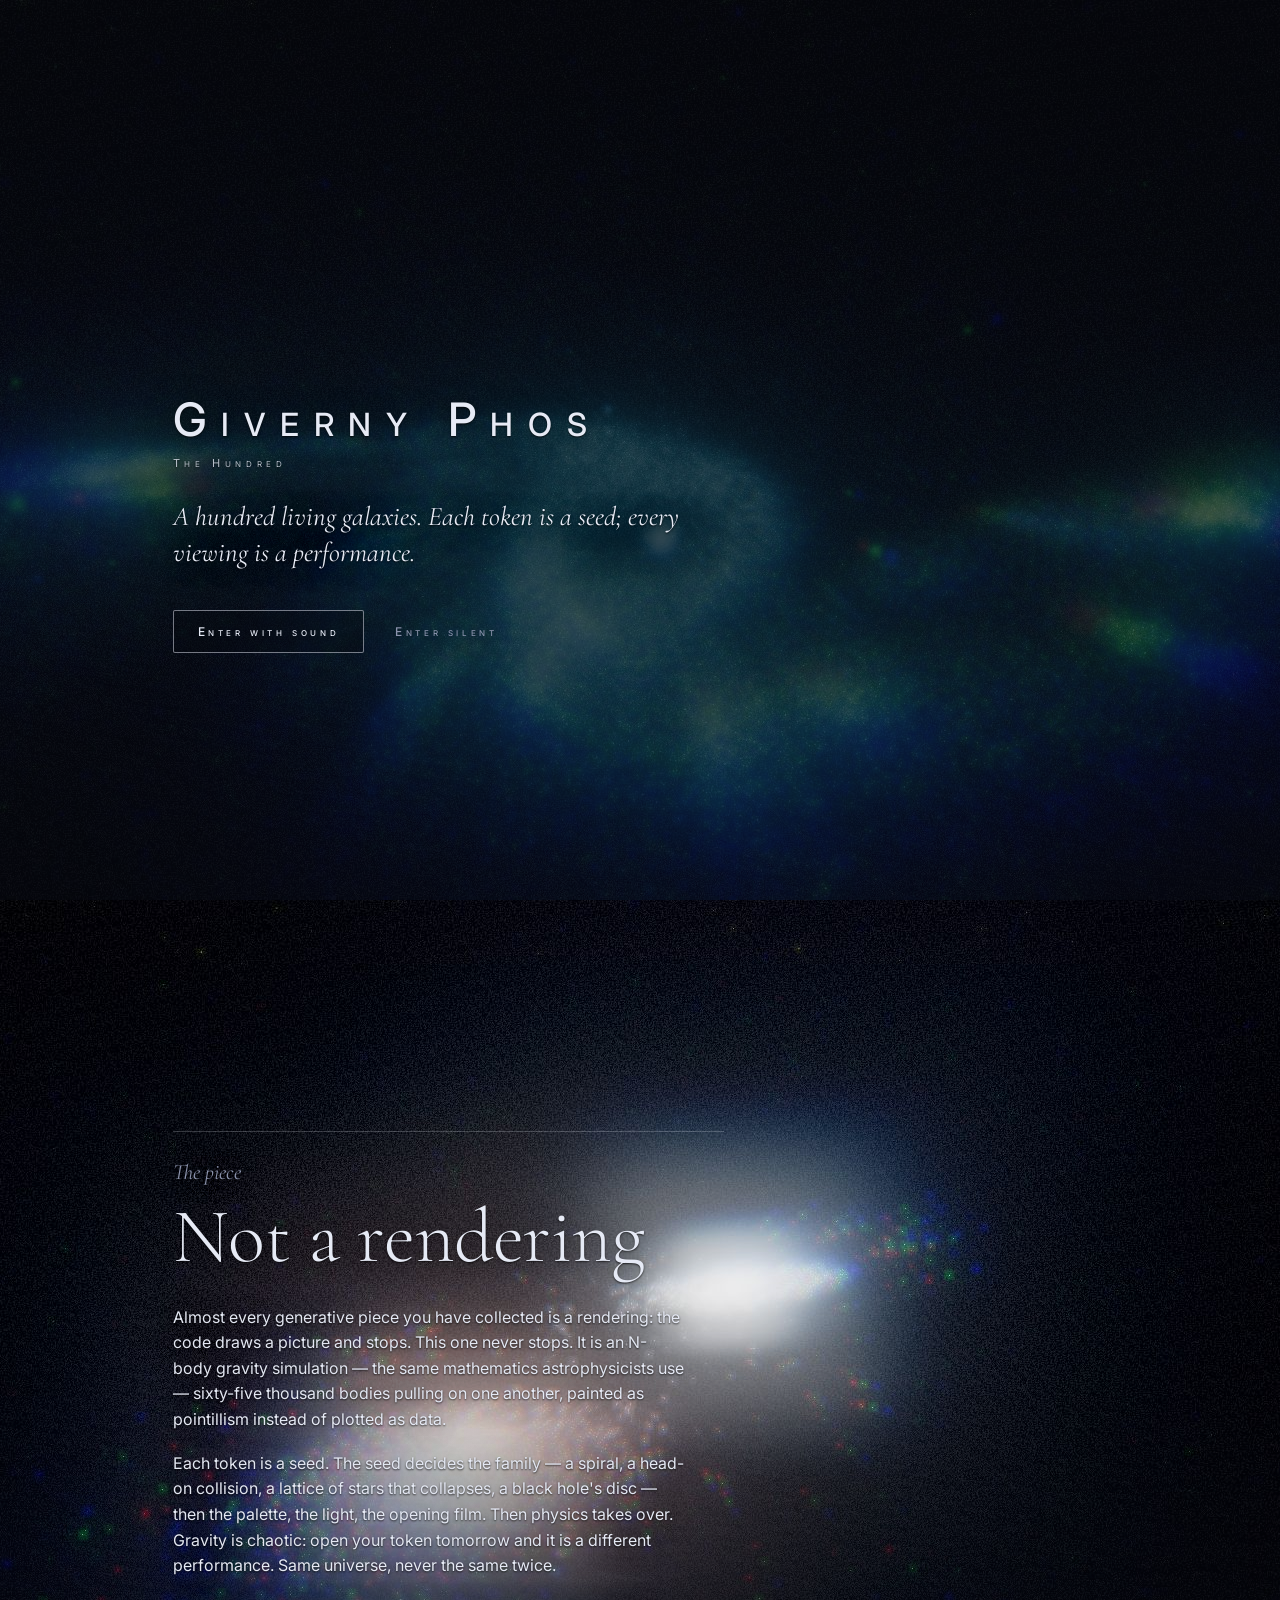
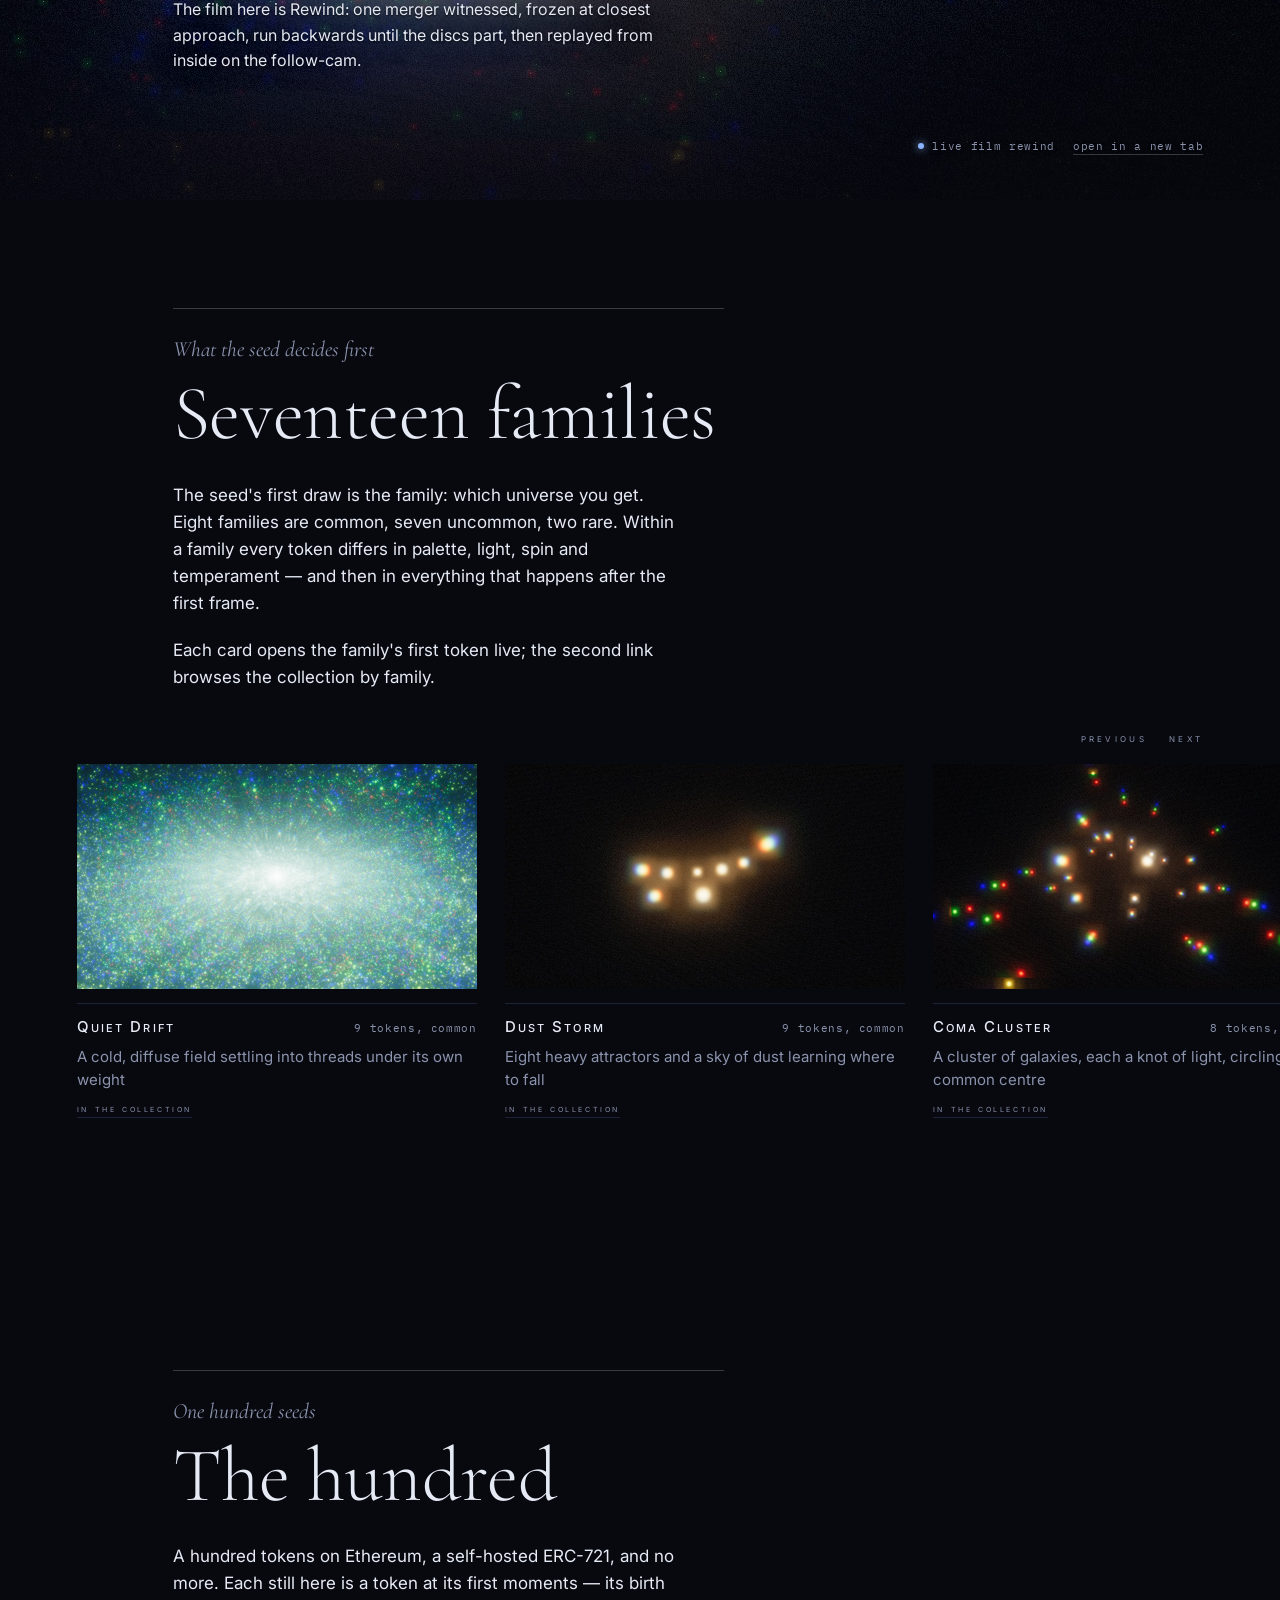
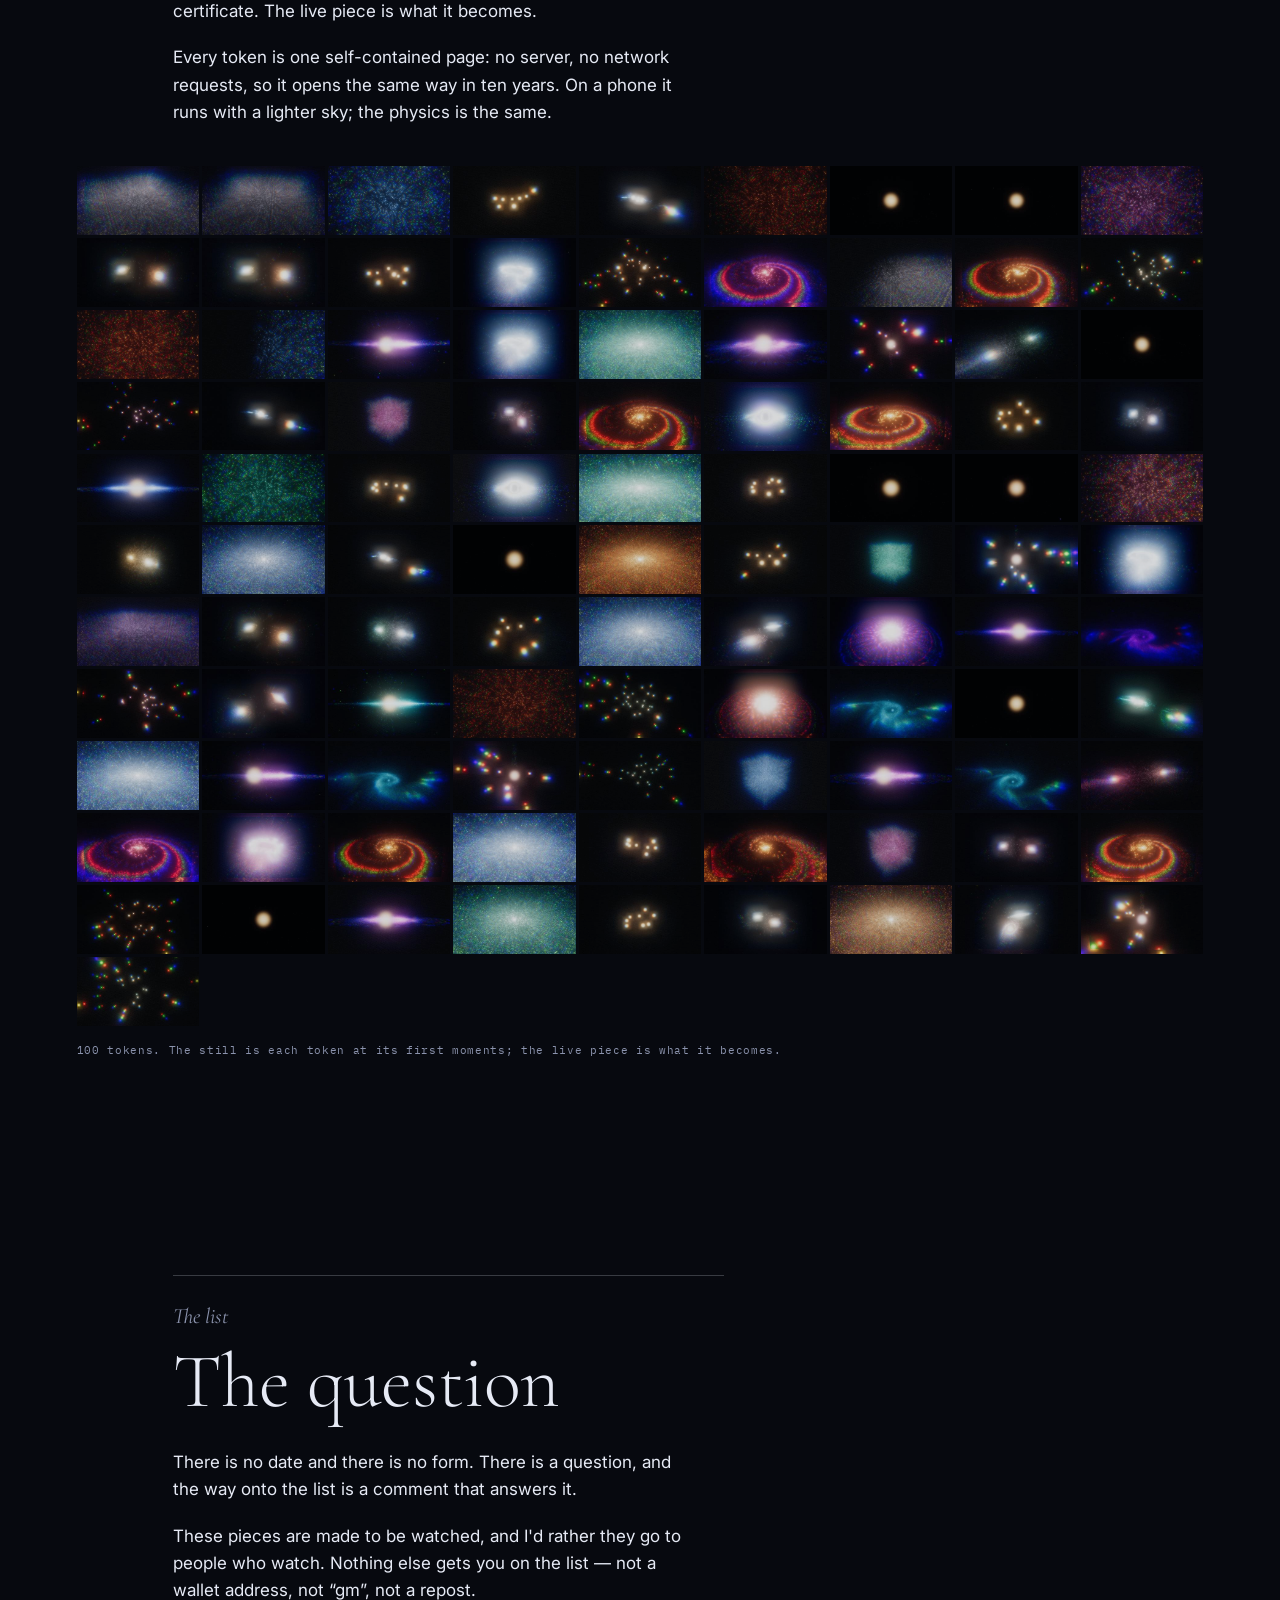
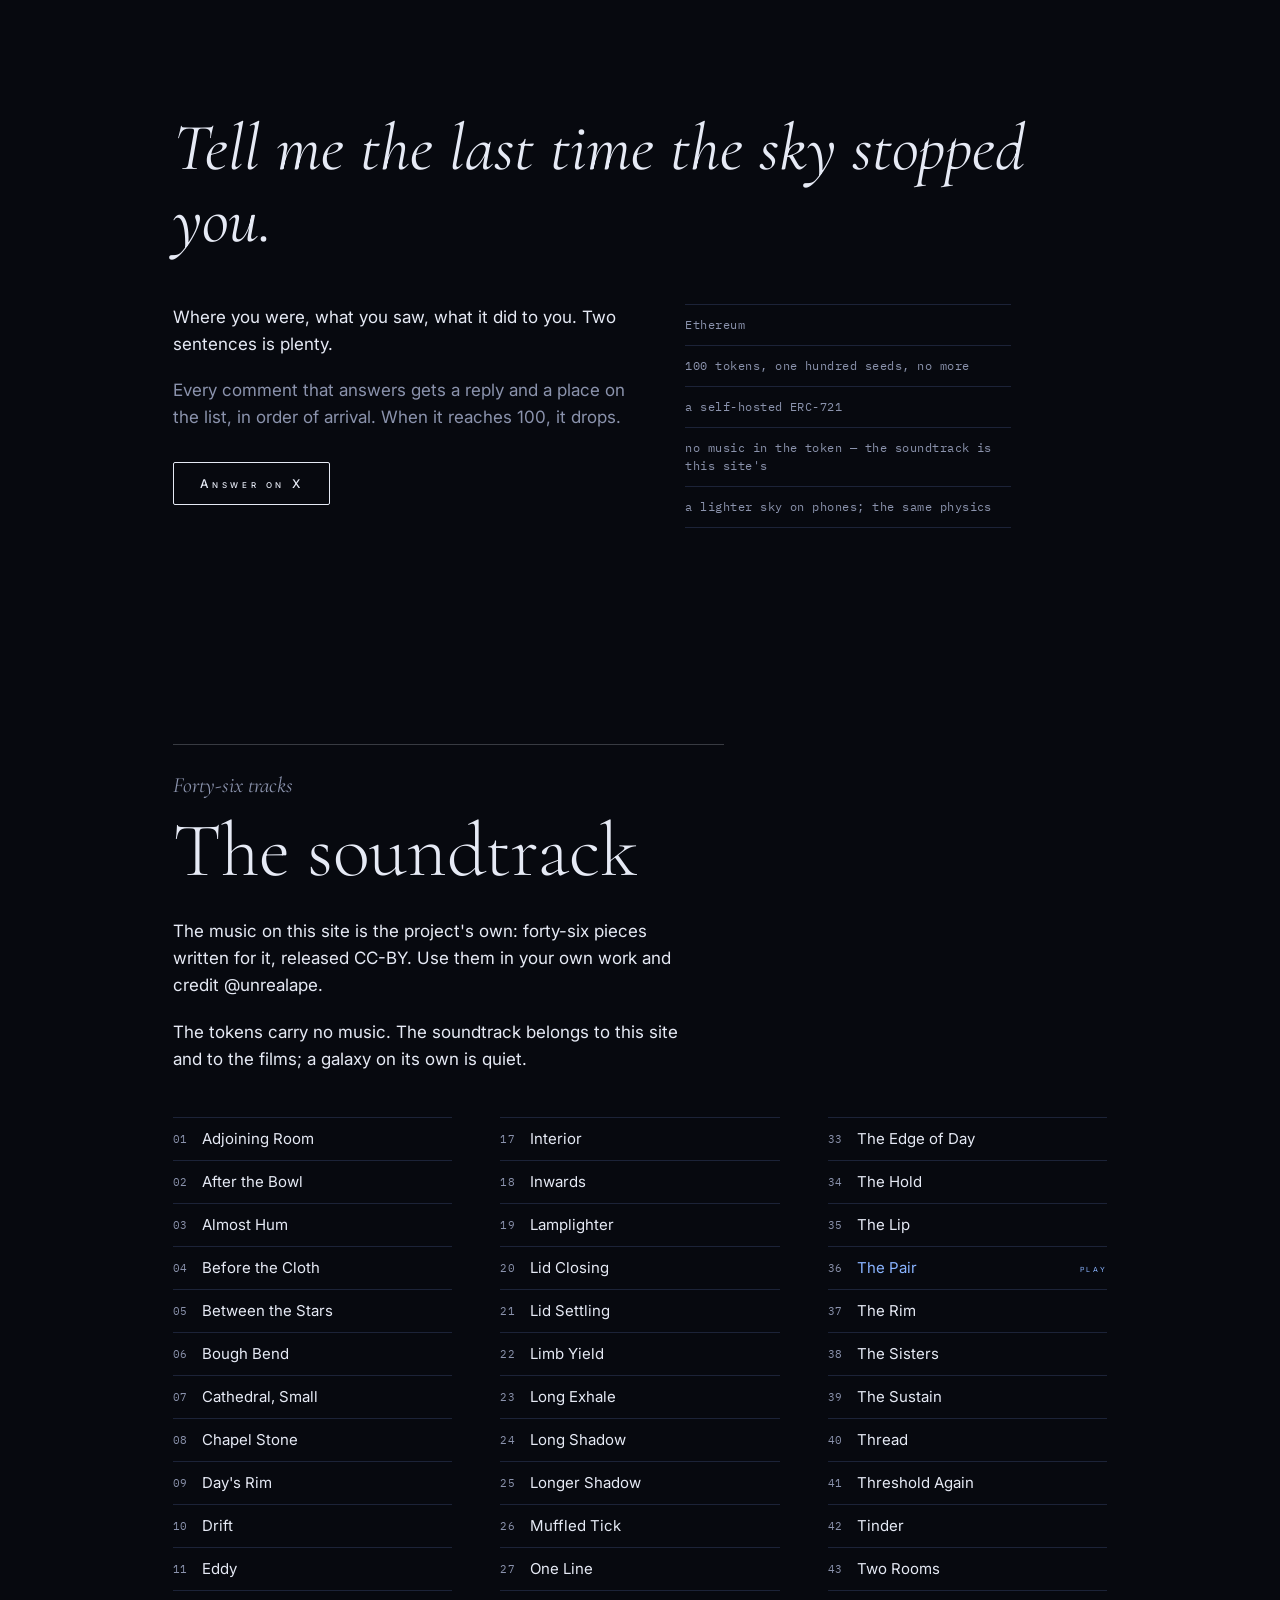
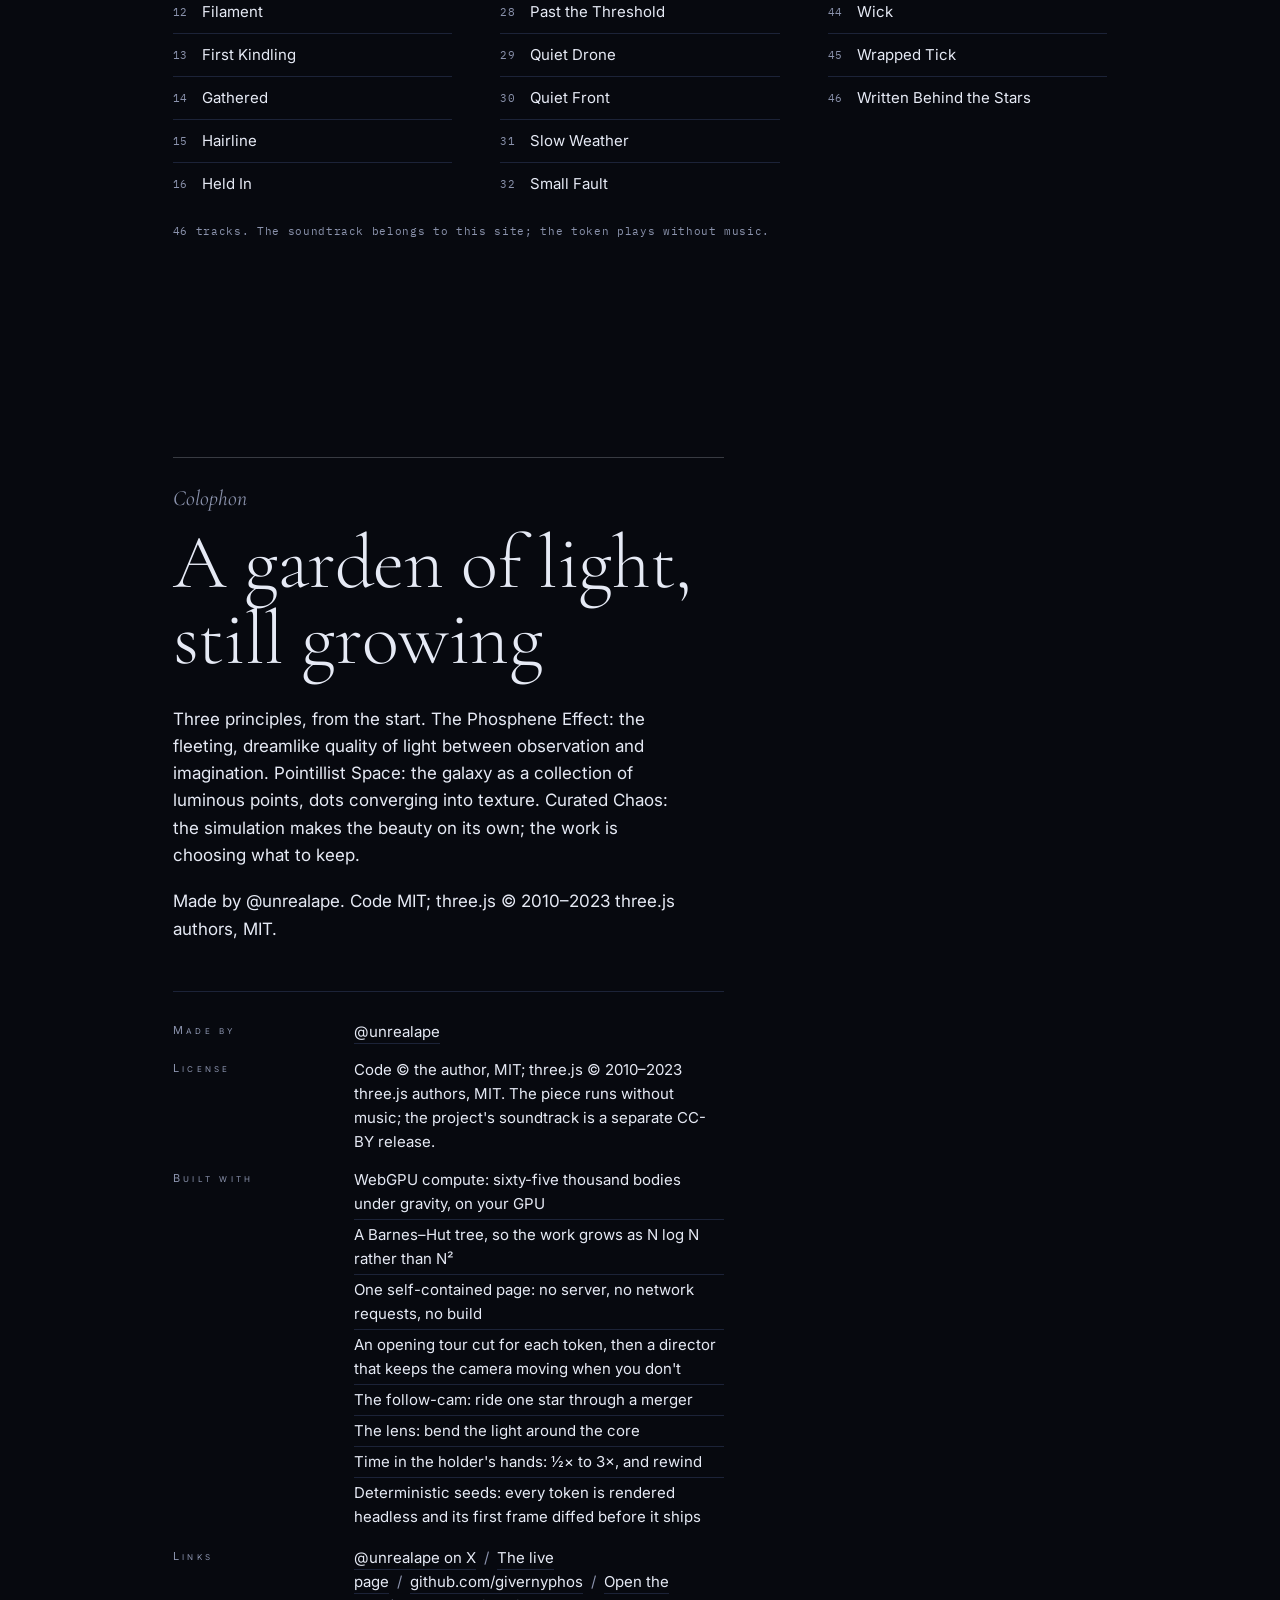
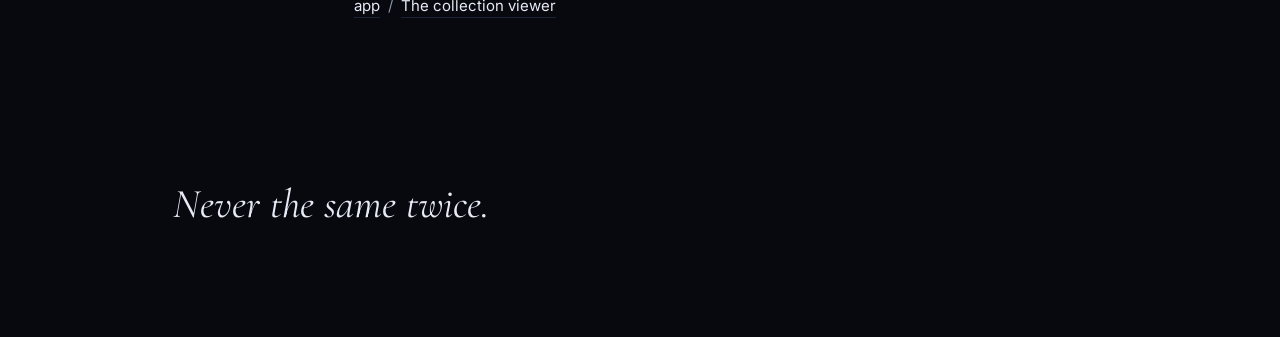
<file: site/index.html>
<!doctype html>
<html lang="en">
  <head>
    <meta charset="utf-8" />
    <meta name="viewport" content="width=device-width,initial-scale=1,viewport-fit=cover" />
    <title>Giverny Phos · The Hundred</title>
    <meta
      name="description"
      content="A hundred living galaxies. Each token is a seed; every viewing is a performance."
    />
    <meta name="theme-color" content="#07090f" />
    <meta property="og:type" content="website" />
    <meta property="og:site_name" content="Giverny Phos" />
    <meta property="og:title" content="Giverny Phos · The Hundred" />
    <meta
      property="og:description"
      content="A hundred living galaxies. Each token is a seed; every viewing is a performance."
    />
    <meta property="og:image" content="assets/og.jpg" />
    <meta property="og:url" content="https://six-windows-tym8.vercel.app/work/giverny-phos" />
    <meta name="twitter:card" content="summary_large_image" />
    <meta name="twitter:site" content="@unrealape" />
    <meta name="twitter:title" content="Giverny Phos · The Hundred" />
    <meta name="twitter:image" content="assets/og.jpg" />
    <link rel="icon" href="assets/favicon.svg" type="image/svg+xml" />
    <link rel="preconnect" href="https://fonts.googleapis.com" />
    <link rel="preconnect" href="https://fonts.gstatic.com" crossorigin />
    <link
      rel="stylesheet"
      href="https://fonts.googleapis.com/css2?family=Cormorant+Garamond:ital,wght@0,300;0,400;1,400&family=IBM+Plex+Mono:wght@400;500&family=Inter:wght@400;500&display=swap"
    />
    <link rel="stylesheet" href="site.css" />
    <link rel="stylesheet" href="audio.css" />
  </head>
  <body class="pre">
    <!-- The gate: the hero with the lights off. Same masthead geometry as
         the hero below it, so Enter dissolves the ground and the title
         stays put while the live sky arrives underneath. -->
    <div id="gate" role="dialog" aria-modal="true" aria-labelledby="gate-name">
      <img class="poster" alt="" aria-hidden="true" />
      <div class="grid stage">
        <div class="masthead text">
          <h1 class="name" id="gate-name">Giverny Phos</h1>
          <p class="sub" id="gate-sub">The Hundred</p>
          <p class="line" id="gate-line">
            A hundred living galaxies. Each token is a seed; every viewing is a performance.
          </p>
          <div class="actions">
            <button type="button" class="enter" id="enter-sound">Enter with sound</button>
            <button type="button" class="enter quiet" id="enter-silent">Enter silent</button>
          </div>
          <div class="notice" id="notice" hidden></div>
        </div>
      </div>
    </div>

    <nav id="rail" aria-label="Chapters"></nav>
    <main id="chapters"></main>

    <script src="content.js"></script>
    <script src="audio.js"></script>
    <script src="site.js"></script>
  </body>
</html>
</file>
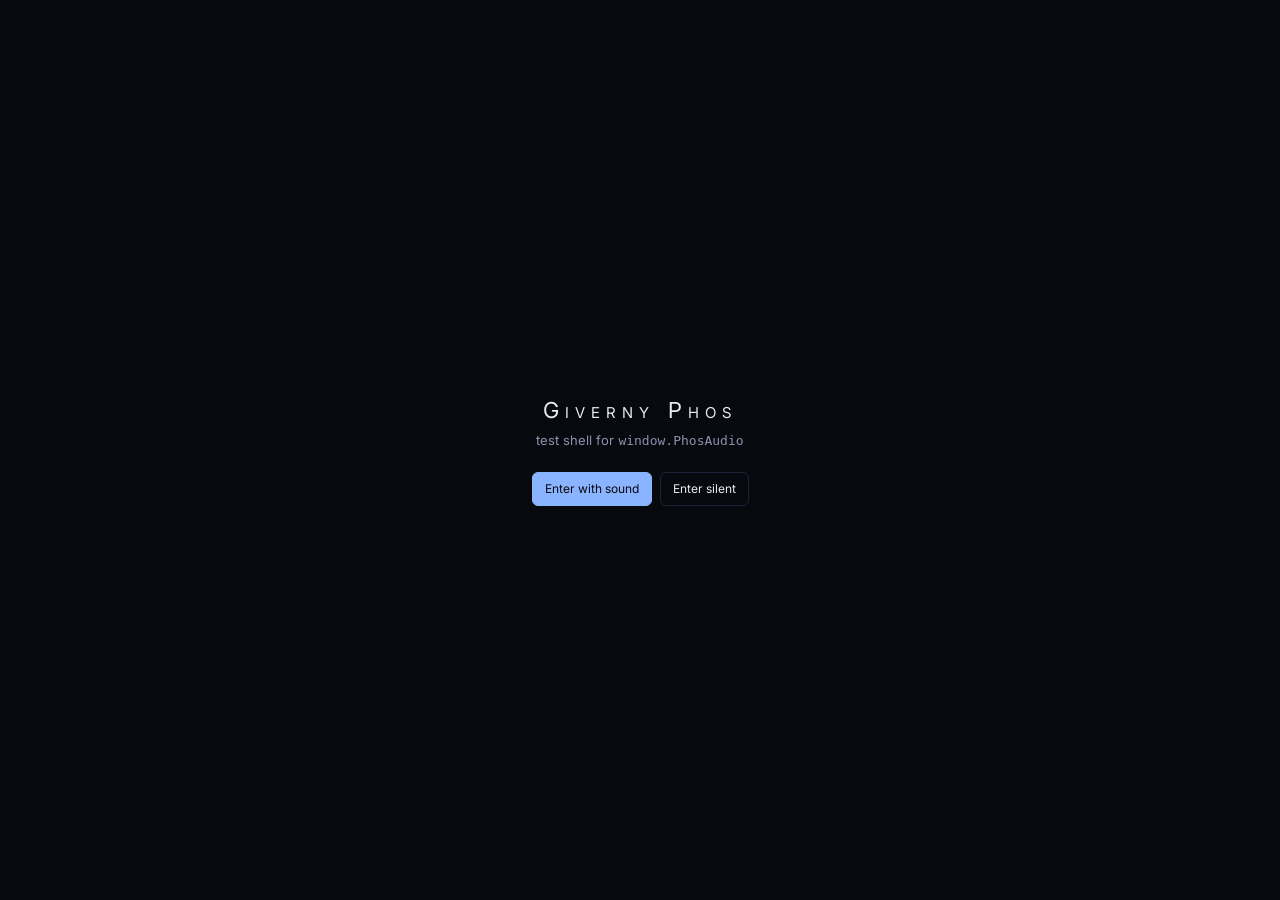
<file: site/audio-test.html>
<!doctype html>
<html lang="en">
<head>
<meta charset="utf-8" />
<meta name="viewport" content="width=device-width, initial-scale=1" />
<title>PhosAudio · test shell</title>
<link rel="preconnect" href="https://fonts.googleapis.com" />
<link rel="preconnect" href="https://fonts.gstatic.com" crossorigin />
<link href="https://fonts.googleapis.com/css2?family=IBM+Plex+Mono:wght@400;500&family=Inter:wght@400;500&display=swap" rel="stylesheet" />
<link rel="stylesheet" href="audio.css" />
<style>
  :root {
    --ground: #07090f; --ink: #e6eaf5; --muted: #8b93ad; --line: #1c2338; --accent: #8ab4ff;
  }
  html, body { background: var(--ground); color: var(--ink); margin: 0; }
  body {
    font-family: "Inter", ui-sans-serif, system-ui, sans-serif; font-size: 13px; line-height: 1.5;
    padding: 28px 24px 120px; max-width: 900px;
  }
  h1 { font-weight: 400; font-size: 18px; letter-spacing: 0.12em; font-variant: small-caps; margin: 0 0 4px; }
  p.sub { color: var(--muted); margin: 0 0 22px; }
  section { margin: 0 0 18px; }
  h2 { font-size: 10px; letter-spacing: 0.22em; text-transform: uppercase; color: var(--muted); font-weight: 500; margin: 0 0 8px; }
  .row { display: flex; flex-wrap: wrap; gap: 8px; }
  button, select {
    appearance: none; background: transparent; color: var(--ink); border: 1px solid var(--line);
    border-radius: 6px; padding: 7px 12px; font: inherit; font-size: 12px; cursor: pointer; min-height: 32px;
  }
  button:hover { border-color: var(--accent); }
  button.on { border-color: var(--accent); color: var(--accent); }
  button.primary { background: var(--accent); color: var(--ground); border-color: var(--accent); }
  select { padding-right: 24px; }
  pre {
    font-family: "IBM Plex Mono", ui-monospace, monospace; font-size: 11px; color: var(--ink);
    background: rgba(255,255,255,0.03); border: 1px solid var(--line); border-radius: 8px;
    padding: 12px 14px; margin: 0; white-space: pre-wrap; word-break: break-word; max-height: 260px; overflow: auto;
  }
  #log { color: var(--muted); }
  #log b { color: var(--ink); font-weight: 500; }
  .note { color: var(--muted); font-size: 11px; margin-top: 6px; }
  /* the gate the real shell would show over everything */
  #gate {
    position: fixed; inset: 0; background: var(--ground); display: grid; place-items: center; z-index: 100;
    transition: opacity 500ms ease;
  }
  #gate.gone { opacity: 0; pointer-events: none; }
  #gate .box { text-align: center; }
  #gate h1 { font-size: 22px; letter-spacing: 0.28em; }
  #gate .row { justify-content: center; margin-top: 16px; }
</style>
</head>
<body>

<div id="gate">
  <div class="box">
    <h1>Giverny Phos</h1>
    <p class="sub">test shell for <code>window.PhosAudio</code></p>
    <div class="row">
      <button id="enter" class="primary">Enter with sound</button>
      <button id="enter-silent">Enter silent</button>
    </div>
  </div>
</div>

<h1>PhosAudio · test shell</h1>
<p class="sub">A fake shell: chapters, mute, next, duck, per-track play, idle. State prints below on every event.</p>

<section>
  <h2>Chapters</h2>
  <div class="row" id="chapters"></div>
  <div class="note">Entering a chapter crossfades (2.5 s, after a 300 ms debounce) if its track differs. <code>nomap</code> has no mapping: it keeps whatever is playing.</div>
</section>

<section>
  <h2>Player</h2>
  <div class="row">
    <button id="mute">Mute</button>
    <button id="next">Next</button>
    <button id="duck">Duck</button>
    <button id="idle">body.idle</button>
    <select id="track"></select>
    <button id="play">playTrack(title)</button>
  </div>
</section>

<section>
  <h2>state()</h2>
  <pre id="state">—</pre>
</section>

<section>
  <h2>events</h2>
  <pre id="log"></pre>
</section>

<script src="audio.js"></script>
<script>
  (function () {
    var $ = function (id) { return document.getElementById(id); };
    var logEl = $("log"), stateEl = $("state");
    var t0 = performance.now();
    function log(kind, x) {
      var t = ((performance.now() - t0) / 1000).toFixed(2);
      logEl.innerHTML = "<b>" + t + "s " + kind + "</b> " + (x == null ? "" : JSON.stringify(x)) + "\n" + logEl.innerHTML;
    }
    function show() {
      var s = PhosAudio.state();
      stateEl.textContent = JSON.stringify(s, null, 2);
      $("mute").classList.toggle("on", s.muted);
      $("mute").textContent = s.muted ? "Unmute" : "Mute";
      $("duck").classList.toggle("on", s.ducked);
      Array.prototype.forEach.call(document.querySelectorAll("#chapters button"), function (b) {
        b.classList.toggle("on", b.dataset.key === s.chapter);
      });
    }

    PhosAudio.init({ base: "../ssi_tracks/", chapters: PhosAudio.defaultChapters, volume: 0.6 });
    PhosAudio.on("track", function (t) { log("track", t); show(); });
    PhosAudio.on("state", function (s) { log("state", { playing: s.playing, muted: s.muted, ducked: s.ducked, chapter: s.chapter, reason: s.reason }); show(); });

    var keys = ["enter", "piece", "families", "hundred", "mint", "music", "credits", "nomap"];
    keys.forEach(function (k) {
      var b = document.createElement("button");
      b.textContent = k; b.dataset.key = k;
      b.addEventListener("click", function () { PhosAudio.setChapter(k); });
      $("chapters").appendChild(b);
    });
    PhosAudio.catalogue.forEach(function (t) {
      var o = document.createElement("option");
      o.value = t.title; o.textContent = t.title;
      $("track").appendChild(o);
    });

    function enter(silent) {
      if (silent) PhosAudio.setMuted(true);
      $("gate").classList.add("gone");
      return PhosAudio.enter().then(function (s) { log("enter resolved", s); show(); return s; });
    }
    $("enter").addEventListener("click", function () { enter(false); });
    $("enter-silent").addEventListener("click", function () { enter(true); });
    $("mute").addEventListener("click", function () { PhosAudio.toggleMute(); });
    $("next").addEventListener("click", function () { PhosAudio.next(); });
    $("duck").addEventListener("click", function () { PhosAudio.duck(!PhosAudio.state().ducked); });
    $("idle").addEventListener("click", function () {
      document.body.classList.toggle("idle");
      this.classList.toggle("on", document.body.classList.contains("idle"));
    });
    $("play").addEventListener("click", function () {
      $("gate").classList.add("gone");
      PhosAudio.playTrack($("track").value).then(function (ok) { log("playTrack →", ok); show(); });
    });
    show();
  })();
</script>
</body>
</html>
</file>
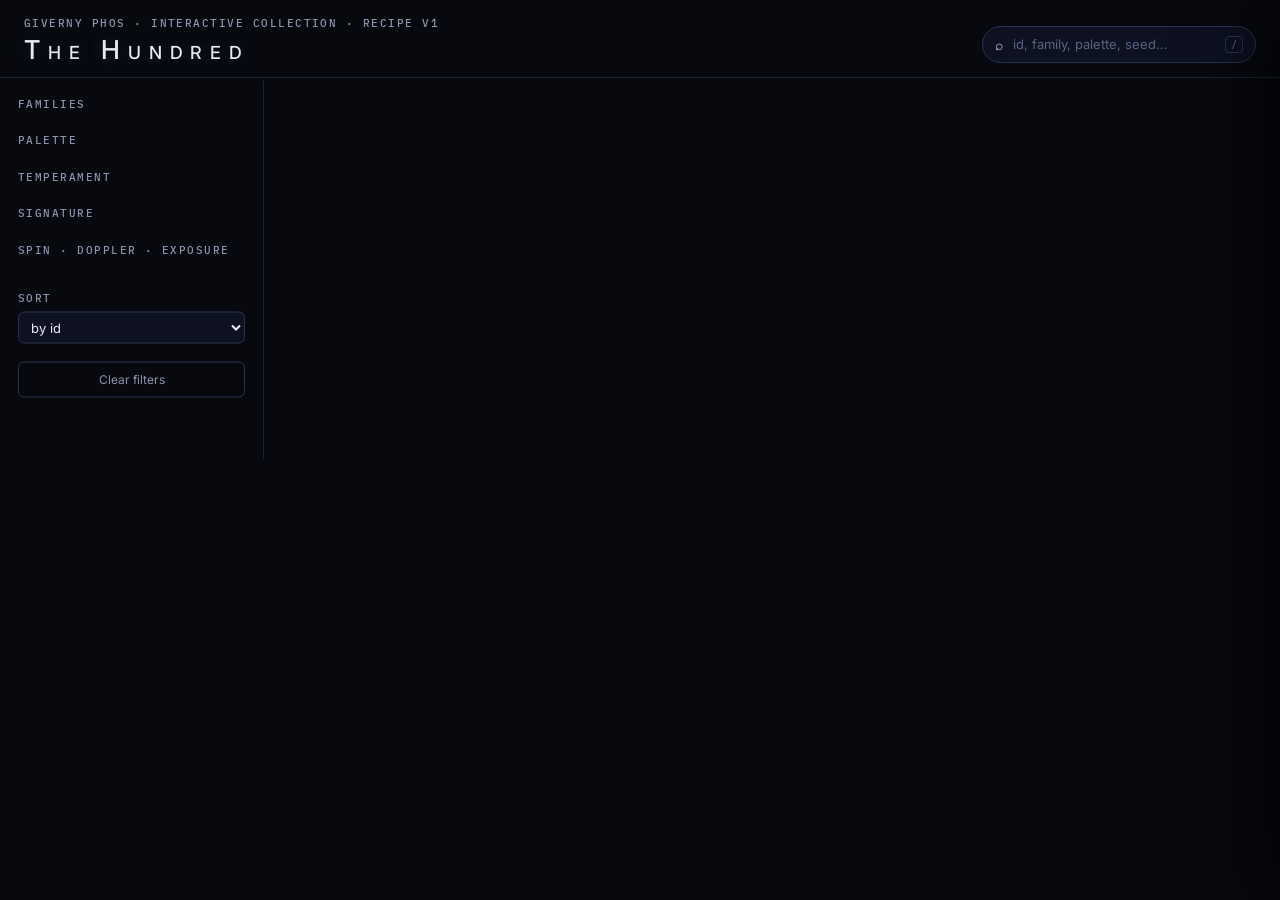
<file: tools/collection-template.html>
<!doctype html>
<html lang="en">
  <head>
    <meta charset="utf-8" />
    <meta name="viewport" content="width=device-width,initial-scale=1" />
    <title>Giverny Phos · The Hundred</title>
    <link rel="preconnect" href="https://fonts.googleapis.com" />
    <link rel="preconnect" href="https://fonts.gstatic.com" crossorigin />
    <link
      rel="stylesheet"
      href="https://fonts.googleapis.com/css2?family=Inter:wght@400;500;600&family=IBM+Plex+Mono:wght@400;500&display=swap"
    />
    <style>
      :root {
        color-scheme: dark;
        --ground: #07090f;
        --surface: #0d1120;
        --surface-2: #131a2e;
        --ink: #e6eaf5;
        --muted: #8b93ad;
        --faint: #5a6280;
        --line: #1c2338;
        --line-strong: #2a3452;
        --accent: #8ab4ff;
        --accent-soft: rgba(138, 180, 255, 0.14);
        --ok: #3fc38a;
        --warn: #e8b04a;
        --body: "Inter", system-ui, -apple-system, "Segoe UI", sans-serif;
        --mono:
          "IBM Plex Mono", ui-monospace, "SFMono-Regular", Menlo, monospace;
        --rail: 264px;
        --drawer: 520px;
      }
      * {
        box-sizing: border-box;
      }
      html,
      body {
        height: 100%;
      }
      body {
        margin: 0;
        background: var(--ground);
        color: var(--ink);
        font: 400 14px/1.5 var(--body);
        -webkit-font-smoothing: antialiased;
      }
      a {
        color: var(--accent);
      }
      button {
        font: inherit;
        color: inherit;
        background: none;
        border: 0;
        cursor: pointer;
      }
      button:focus-visible,
      input:focus-visible,
      select:focus-visible,
      .card:focus-visible {
        outline: 2px solid var(--accent);
        outline-offset: 2px;
      }

      /* ---- top bar ---- */
      .top {
        position: sticky;
        top: 0;
        z-index: 20;
        display: grid;
        grid-template-columns: auto 1fr auto;
        gap: 18px 28px;
        align-items: end;
        padding: 18px 24px 14px;
        background: linear-gradient(var(--ground) 82%, rgba(7, 9, 15, 0));
        border-bottom: 1px solid var(--line);
      }
      .eyebrow {
        font: 500 10.5px/1 var(--mono);
        letter-spacing: 0.14em;
        text-transform: uppercase;
        color: var(--muted);
        margin-bottom: 8px;
      }
      h1 {
        margin: 0;
        font: 500 26px/1 var(--body);
        letter-spacing: 0.3em;
        font-variant: small-caps;
        text-shadow: 0 0 18px rgba(138, 180, 255, 0.2);
      }
      .counts {
        display: flex;
        flex-wrap: wrap;
        gap: 6px 18px;
        font: 500 12px/1.4 var(--mono);
        color: var(--muted);
        padding-bottom: 3px;
      }
      .counts b {
        color: var(--ink);
        font-weight: 500;
      }
      .search {
        display: flex;
        align-items: center;
        gap: 8px;
        padding: 7px 12px;
        border: 1px solid var(--line-strong);
        border-radius: 999px;
        background: var(--surface);
        min-width: 260px;
      }
      .search input {
        flex: 1;
        background: none;
        border: 0;
        color: var(--ink);
        font: 400 13px var(--body);
        outline: none;
      }
      .search input::placeholder {
        color: var(--faint);
      }
      .search kbd {
        font: 500 10px var(--mono);
        color: var(--faint);
        border: 1px solid var(--line-strong);
        border-radius: 4px;
        padding: 1px 5px;
      }

      /* ---- layout ---- */
      .layout {
        display: grid;
        grid-template-columns: var(--rail) 1fr;
        min-height: calc(100vh - 80px);
      }
      .rail {
        border-right: 1px solid var(--line);
        padding: 18px 18px 40px;
        position: sticky;
        top: 80px;
        align-self: start;
        max-height: calc(100vh - 80px);
        overflow: auto;
        scrollbar-width: thin;
      }
      .rail h2 {
        margin: 18px 0 8px;
        font: 500 10.5px/1 var(--mono);
        letter-spacing: 0.14em;
        text-transform: uppercase;
        color: var(--muted);
      }
      .rail section:first-child h2 {
        margin-top: 0;
      }
      .fam {
        list-style: none;
        margin: 0;
        padding: 0;
        display: grid;
        gap: 2px;
      }
      .fam button {
        width: 100%;
        display: grid;
        grid-template-columns: 1fr auto;
        gap: 4px 10px;
        align-items: center;
        padding: 5px 8px;
        border-radius: 6px;
        text-align: left;
        font-size: 13px;
      }
      .fam button:hover {
        background: var(--surface);
      }
      .fam button.on {
        background: var(--accent-soft);
        color: #fff;
      }
      .fam .n {
        font: 500 11px var(--mono);
        color: var(--muted);
        font-variant-numeric: tabular-nums;
      }
      .fam .bar {
        grid-column: 1 / -1;
        height: 3px;
        border-radius: 2px;
        background: var(--line);
        overflow: hidden;
      }
      .fam .bar i {
        display: block;
        height: 100%;
        width: var(--p);
        background: var(--accent);
        opacity: 0.8;
      }
      .fam button.dim {
        opacity: 0.45;
      }
      .chips {
        display: flex;
        flex-wrap: wrap;
        gap: 6px;
      }
      .chip {
        padding: 4px 9px;
        border: 1px solid var(--line-strong);
        border-radius: 999px;
        font: 500 11.5px/1.2 var(--body);
        color: var(--muted);
        display: inline-flex;
        gap: 6px;
        align-items: center;
      }
      .chip:hover {
        color: var(--ink);
        border-color: var(--accent);
      }
      .chip.on {
        background: var(--accent-soft);
        border-color: var(--accent);
        color: #fff;
      }
      .chip.zero {
        opacity: 0.35;
      }
      .chip .n {
        font: 500 10px var(--mono);
        color: var(--faint);
      }
      .chip.on .n {
        color: var(--accent);
      }
      .rail select {
        width: 100%;
        background: var(--surface);
        color: var(--ink);
        border: 1px solid var(--line-strong);
        border-radius: 6px;
        padding: 6px 8px;
        font: 400 13px var(--body);
      }
      .rail .reset {
        margin-top: 18px;
        width: 100%;
        padding: 8px;
        border: 1px solid var(--line-strong);
        border-radius: 6px;
        color: var(--muted);
        font-size: 12px;
      }
      .rail .reset:hover {
        color: var(--ink);
        border-color: var(--accent);
      }
      .rail .foot {
        margin-top: 22px;
        font: 400 10.5px/1.6 var(--mono);
        color: var(--faint);
        word-break: break-all;
      }

      /* ---- grid ---- */
      main {
        padding: 18px 24px 60px;
      }
      .grid {
        display: grid;
        grid-template-columns: repeat(auto-fill, minmax(212px, 1fr));
        gap: 14px;
      }
      .card {
        position: relative;
        border-radius: 8px;
        overflow: hidden;
        background: var(--surface);
        border: 1px solid var(--line);
        cursor: pointer;
        text-align: left;
        padding: 0;
        display: grid;
        transition:
          transform 160ms ease,
          border-color 160ms ease;
      }
      .card:hover {
        transform: translateY(-2px);
        border-color: var(--line-strong);
      }
      .card.active {
        border-color: var(--accent);
        box-shadow: 0 0 0 1px var(--accent);
      }
      .card img {
        display: block;
        width: 100%;
        aspect-ratio: 16 / 9;
        object-fit: cover;
        background: #000;
      }
      .card .meta {
        padding: 8px 10px 10px;
        display: grid;
        gap: 2px;
      }
      .card .id {
        font: 500 11px var(--mono);
        color: var(--accent);
        letter-spacing: 0.04em;
      }
      .card .fam-name {
        font-weight: 500;
        font-size: 13px;
      }
      .card .sub {
        font-size: 11.5px;
        color: var(--muted);
      }
      .card .flag {
        position: absolute;
        top: 8px;
        right: 8px;
        font: 500 10px var(--mono);
        padding: 2px 6px;
        border-radius: 4px;
        background: rgba(232, 176, 74, 0.18);
        color: var(--warn);
      }
      .empty {
        color: var(--muted);
        padding: 40px 0;
        text-align: center;
      }

      /* ---- drawer ---- */
      .drawer {
        position: fixed;
        top: 0;
        right: 0;
        bottom: 0;
        width: var(--drawer);
        max-width: 100vw;
        background: var(--surface);
        border-left: 1px solid var(--line-strong);
        box-shadow: -30px 0 60px rgba(0, 0, 0, 0.5);
        z-index: 40;
        overflow: auto;
        scrollbar-width: thin;
        transform: translateX(100%);
        transition: transform 220ms ease;
      }
      .drawer.open {
        transform: none;
      }
      .drawer .stage {
        position: relative;
        background: #000;
        aspect-ratio: 16 / 9;
      }
      .drawer .stage img,
      .drawer .stage iframe {
        display: block;
        width: 100%;
        height: 100%;
        border: 0;
        object-fit: cover;
      }
      .drawer .stage:fullscreen,
      .drawer .stage:-webkit-full-screen {
        aspect-ratio: auto;
        width: 100vw;
        height: 100vh;
      }
      .drawer .stage:fullscreen .nav,
      .drawer .stage:fullscreen .live-note {
        opacity: 0;
        transition: opacity 400ms ease;
      }
      .drawer .stage:fullscreen:hover .nav,
      .drawer .stage:fullscreen:hover .live-note {
        opacity: 1;
      }
      .drawer .stage .live-note {
        position: absolute;
        left: 12px;
        bottom: 10px;
        font: 500 10px var(--mono);
        letter-spacing: 0.1em;
        text-transform: uppercase;
        color: rgba(230, 234, 245, 0.6);
      }
      .drawer .nav {
        position: absolute;
        top: 10px;
        left: 10px;
        right: 10px;
        display: flex;
        justify-content: space-between;
        gap: 8px;
      }
      .drawer .nav button {
        background: rgba(8, 10, 20, 0.6);
        border: 1px solid rgba(255, 255, 255, 0.14);
        border-radius: 999px;
        padding: 6px 11px;
        font: 500 11px var(--mono);
        backdrop-filter: blur(6px);
      }
      .drawer .nav button:hover {
        border-color: var(--accent);
      }
      .drawer .body {
        padding: 18px 22px 40px;
        display: grid;
        gap: 16px;
      }
      .drawer .title .id {
        font: 500 11px var(--mono);
        color: var(--accent);
        letter-spacing: 0.06em;
      }
      .drawer h2 {
        margin: 2px 0 0;
        font: 500 20px/1.2 var(--body);
        letter-spacing: 0.16em;
        font-variant: small-caps;
      }
      .drawer .desc {
        margin: 0;
        color: var(--muted);
        max-width: 60ch;
      }
      .traits {
        display: grid;
        grid-template-columns: repeat(2, 1fr);
        gap: 8px 14px;
        margin: 0;
      }
      .traits div {
        display: grid;
        gap: 1px;
        padding: 8px 10px;
        border: 1px solid var(--line);
        border-radius: 6px;
        background: var(--ground);
      }
      .traits dt {
        font: 500 10px/1 var(--mono);
        letter-spacing: 0.1em;
        text-transform: uppercase;
        color: var(--faint);
      }
      .traits dd {
        margin: 0;
        font-size: 13px;
      }
      .traits dd.mono {
        font: 400 12px var(--mono);
      }
      .actions {
        display: flex;
        flex-wrap: wrap;
        gap: 8px;
      }
      .actions a,
      .actions button {
        display: inline-flex;
        align-items: center;
        gap: 6px;
        padding: 8px 13px;
        border-radius: 999px;
        border: 1px solid var(--line-strong);
        font: 500 12px var(--body);
        text-decoration: none;
        color: var(--ink);
      }
      .actions .primary {
        background: var(--accent);
        border-color: var(--accent);
        color: #0a0f1e;
      }
      .actions a:hover,
      .actions button:hover {
        border-color: var(--accent);
      }
      .drawer .fine {
        font: 400 11px/1.6 var(--mono);
        color: var(--faint);
        word-break: break-all;
      }
      .scrim {
        position: fixed;
        inset: 0;
        z-index: 30;
        background: rgba(0, 0, 0, 0.35);
        opacity: 0;
        pointer-events: none;
        transition: opacity 220ms ease;
      }
      .scrim.on {
        opacity: 1;
        pointer-events: auto;
      }
      .toast {
        position: fixed;
        left: 50%;
        bottom: 22px;
        transform: translate(-50%, 10px);
        background: var(--surface-2);
        border: 1px solid var(--line-strong);
        border-radius: 999px;
        padding: 8px 14px;
        font: 500 11.5px var(--mono);
        opacity: 0;
        transition:
          opacity 200ms ease,
          transform 200ms ease;
        z-index: 50;
        pointer-events: none;
      }
      .toast.show {
        opacity: 1;
        transform: translate(-50%, 0);
      }

      @media (max-width: 860px) {
        .top {
          grid-template-columns: 1fr;
          align-items: start;
          gap: 10px;
        }
        .layout {
          grid-template-columns: 1fr;
        }
        .rail {
          position: static;
          max-height: none;
          border-right: 0;
          border-bottom: 1px solid var(--line);
        }
        .fam {
          grid-template-columns: repeat(2, 1fr);
        }
        :root {
          --drawer: 100vw;
        }
      }
      @media (prefers-reduced-motion: reduce) {
        .card,
        .drawer,
        .scrim,
        .toast {
          transition: none;
        }
      }
    </style>
  </head>
  <body>
    <header class="top">
      <div class="brand">
        <div class="eyebrow">
          giverny phos · interactive collection · recipe v1
        </div>
        <h1>The Hundred</h1>
      </div>
      <div class="counts" id="counts"></div>
      <label class="search">
        <span aria-hidden="true">⌕</span>
        <input
          id="q"
          type="search"
          placeholder="id, family, palette, seed…"
          autocomplete="off"
        />
        <kbd>/</kbd>
      </label>
    </header>

    <div class="layout">
      <aside class="rail" aria-label="Filters">
        <section>
          <h2>Families</h2>
          <ul class="fam" id="families"></ul>
        </section>
        <section>
          <h2>Palette</h2>
          <div class="chips" id="f-Palette"></div>
        </section>
        <section>
          <h2>Temperament</h2>
          <div class="chips" id="f-Temperament"></div>
        </section>
        <section>
          <h2>Signature</h2>
          <div class="chips" id="f-Signature"></div>
        </section>
        <section>
          <h2>Spin · Doppler · Exposure</h2>
          <div class="chips" id="f-Spin"></div>
          <div class="chips" id="f-Doppler" style="margin-top: 6px"></div>
          <div class="chips" id="f-Exposure" style="margin-top: 6px"></div>
        </section>
        <section>
          <h2>Sort</h2>
          <select id="sort">
            <option value="id">by id</option>
            <option value="family">by family</option>
            <option value="bright">brightest first</option>
            <option value="dark">darkest first</option>
            <option value="palette">by palette</option>
          </select>
        </section>
        <button class="reset" id="reset">Clear filters</button>
        <div class="foot" id="foot"></div>
      </aside>

      <main>
        <div class="grid" id="grid" role="list"></div>
        <p class="empty" id="empty" hidden>No tokens match. Clear a filter.</p>
      </main>
    </div>

    <div class="scrim" id="scrim"></div>
    <aside class="drawer" id="drawer" aria-label="Token" aria-hidden="true">
      <div class="stage" id="stage">
        <img id="d-img" alt="" />
        <div class="nav">
          <button id="d-prev" title="Previous (←)">← prev</button>
          <button id="d-live" title="Load the live piece here">▶ live</button>
          <button id="d-fs" title="Fullscreen (F)">⛶</button>
          <button id="d-next" title="Next (→)">next →</button>
          <button id="d-close" title="Close (Esc)">✕</button>
        </div>
      </div>
      <div class="body">
        <div class="title">
          <div class="id" id="d-id"></div>
          <h2 id="d-name"></h2>
        </div>
        <p class="desc" id="d-desc"></p>
        <dl class="traits" id="d-traits"></dl>
        <div class="actions">
          <a class="primary" id="a-open" target="_blank" rel="noopener"
            >Open live ↗</a
          >
          <a id="a-gallery" target="_blank" rel="noopener">Gallery mode</a>
          <button id="a-copy">Copy link</button>
        </div>
        <div class="fine" id="d-fine"></div>
      </div>
    </aside>
    <div class="toast" id="toast"></div>

    <script>
      window.COLLECTION = /* __DATA__ */ null;
    </script>
    <script>
      (function () {
        var C = window.COLLECTION;
        if (!C) return;
        var tokens = C.tokens;
        var byId = {};
        tokens.forEach(function (t) {
          byId[t.id] = t;
        });
        var TRAITS = [
          "Palette",
          "Temperament",
          "Signature",
          "Spin",
          "Doppler",
          "Exposure",
        ];
        var state = {
          family: null,
          q: "",
          sort: "id",
          filters: {},
          open: null,
          live: false,
        };
        TRAITS.forEach(function (k) {
          state.filters[k] = null;
        });

        // ---- URL state (?id=N opens the drawer; #family=… keeps a filter) ----
        try {
          var u = new URL(location.href);
          var openId = parseInt(
            u.searchParams.get("id") || u.hash.replace(/^#id=/, ""),
            10,
          );
          if (openId >= 1 && byId[openId]) state.open = openId;
          var famHash = (u.hash.match(/^#family=([\w-]+)/) || [])[1];
          if (famHash) state.family = famHash; // the site's family links
        } catch (e) {}

        var $ = function (id) {
          return document.getElementById(id);
        };
        var esc = function (s) {
          return String(s).replace(/[&<>"]/g, function (c) {
            return { "&": "&amp;", "<": "&lt;", ">": "&gt;", '"': "&quot;" }[c];
          });
        };
        function liveUrl(t, extra) {
          var base = C.liveBase;
          var sep = base.indexOf("?") >= 0 ? "&" : "?";
          return base + sep + "id=" + t.id + (extra ? "&" + extra : "");
        }
        // A hosted copy cannot open file:// links (browsers block it):
        // then the live buttons become "copy the local link".
        var LOCAL_ONLY =
          /^file:/i.test(C.liveBase) && !/^file:/i.test(location.protocol);

        function visible() {
          var q = state.q.trim().toLowerCase();
          var list = tokens.filter(function (t) {
            if (state.family && t.scene !== state.family) return false;
            for (var i = 0; i < TRAITS.length; i++) {
              var k = TRAITS[i];
              if (state.filters[k] && t.traits[k] !== state.filters[k])
                return false;
            }
            if (q) {
              if (/^#?\d+$/.test(q)) return String(t.id) === q.replace("#", "");
              var hay = (
                t.name +
                " " +
                t.scene +
                " " +
                t.seed +
                " " +
                Object.values(t.traits).join(" ")
              ).toLowerCase();
              if (hay.indexOf(q) < 0) return false;
            }
            return true;
          });
          var s = state.sort;
          list.sort(function (a, b) {
            if (s === "family")
              return a.family.localeCompare(b.family) || a.id - b.id;
            if (s === "bright") return b.lum - a.lum || a.id - b.id;
            if (s === "dark") return a.lum - b.lum || a.id - b.id;
            if (s === "palette")
              return (
                a.traits.Palette.localeCompare(b.traits.Palette) || a.id - b.id
              );
            return a.id - b.id;
          });
          return list;
        }

        // ---- rail ----
        function renderRail(list) {
          var famCounts = {};
          var famAll = {};
          tokens.forEach(function (t) {
            famAll[t.scene] = (famAll[t.scene] || 0) + 1;
          });
          list.forEach(function (t) {
            famCounts[t.scene] = (famCounts[t.scene] || 0) + 1;
          });
          var fams = C.families; // [{scene, name, count}] in plan order
          var maxN = Math.max.apply(
            null,
            fams.map(function (f) {
              return famAll[f.scene] || 0;
            }),
          );
          $("families").innerHTML = fams
            .map(function (f) {
              var n = famCounts[f.scene] || 0;
              var all = famAll[f.scene] || 0;
              var on = state.family === f.scene;
              return (
                '<li><button data-fam="' +
                f.scene +
                '" class="' +
                (on ? "on" : "") +
                (n === 0 && !on ? " dim" : "") +
                '">' +
                "<span>" +
                esc(f.name) +
                '</span><span class="n">' +
                (n === all ? all : n + " / " + all) +
                "</span>" +
                '<span class="bar"><i style="--p:' +
                Math.round((100 * all) / maxN) +
                '%"></i></span></button></li>'
              );
            })
            .join("");
          TRAITS.forEach(function (k) {
            var counts = {};
            var order = C.values[k] || [];
            list.forEach(function (t) {
              counts[t.traits[k]] = (counts[t.traits[k]] || 0) + 1;
            });
            $("f-" + k).innerHTML = order
              .map(function (v) {
                var n = counts[v] || 0;
                var on = state.filters[k] === v;
                return (
                  '<button class="chip' +
                  (on ? " on" : "") +
                  (n === 0 && !on ? " zero" : "") +
                  '" data-k="' +
                  k +
                  '" data-v="' +
                  esc(v) +
                  '">' +
                  esc(v) +
                  '<span class="n">' +
                  n +
                  "</span></button>"
                );
              })
              .join("");
          });
        }

        // ---- grid ----
        function renderGrid(list) {
          var g = $("grid");
          g.innerHTML = list
            .map(function (t) {
              var flag = t.flags
                ? '<span class="flag">' + esc(t.flags) + "</span>"
                : "";
              return (
                '<button class="card' +
                (state.open === t.id ? " active" : "") +
                '" role="listitem" data-id="' +
                t.id +
                '">' +
                '<img loading="lazy" src="' +
                t.thumb +
                '" alt="' +
                esc(t.name) +
                '">' +
                flag +
                '<div class="meta"><div class="id">#' +
                t.id +
                '</div><div class="fam-name">' +
                esc(t.family) +
                "</div>" +
                '<div class="sub">' +
                esc(t.traits.Palette) +
                " · " +
                esc(t.traits.Temperament) +
                " · " +
                esc(t.traits.Signature) +
                "</div></div></button>"
              );
            })
            .join("");
          $("empty").hidden = list.length > 0;
          $("counts").innerHTML =
            "<span><b>" +
            list.length +
            "</b> of " +
            tokens.length +
            " tokens</span>" +
            "<span><b>" +
            C.families.length +
            "</b> families</span>" +
            "<span>recipe <b>v" +
            C.recipe +
            "</b></span>" +
            "<span>generated <b>" +
            esc(C.generated) +
            "</b></span>";
        }

        var current = [];
        function render() {
          current = visible();
          renderRail(current);
          renderGrid(current);
        }

        // ---- drawer ----
        function openToken(id, pushHistory) {
          var t = byId[id];
          if (!t) return;
          state.open = id;
          state.live = false;
          $("d-id").textContent = "#" + t.id + " of " + tokens.length + " · " + t.scene + " · 0x" + t.seed;
          $("d-name").textContent =
            t.family +
            (t.traits.Variant && t.traits.Variant !== "—"
              ? " · " + t.traits.Variant
              : "");
          $("d-desc").textContent = t.description;
          var rows = [
            ["Family", t.family],
            ["Temperament", t.traits.Temperament],
            ["Signature", t.traits.Signature],
          ];
          if (t.traits.Variant && t.traits.Variant !== "—")
            rows.push(["Variant", t.traits.Variant]);
          rows = rows.concat([
            ["Palette", t.traits.Palette],
            ["Channel", t.traits.Channel],
            ["Exposure", t.traits.Exposure],
            ["Spin", t.traits.Spin],
            ["Doppler", t.traits.Doppler],
            ["Seed", "0x" + t.seed, "mono"],
            ["Preview luminance", t.lum.toFixed(3), "mono"],
          ]);
          $("d-traits").innerHTML = rows
            .map(function (r) {
              return (
                "<div><dt>" +
                esc(r[0]) +
                '</dt><dd class="' +
                (r[2] || "") +
                '">' +
                esc(r[1]) +
                "</dd></div>"
              );
            })
            .join("");
          $("a-open").href = liveUrl(t);
          $("a-gallery").href = liveUrl(t, "gallery=1");
          $("a-open").hidden = LOCAL_ONLY;
          $("a-gallery").hidden = LOCAL_ONLY;
          $("d-live").hidden = LOCAL_ONLY;
          $("a-copy").textContent = LOCAL_ONLY ? "Copy local link" : "Copy link";
          $("a-copy").classList.toggle("primary", LOCAL_ONLY);
          $("d-fine").textContent = "hash " + t.hash + " · " + t.name;
          showStill(t);
          var drawer = $("drawer");
          drawer.classList.add("open");
          drawer.setAttribute("aria-hidden", "false");
          $("scrim").classList.add("on");
          document.querySelectorAll(".card").forEach(function (c) {
            c.classList.toggle("active", +c.dataset.id === id);
          });
          if (pushHistory !== false) {
            try {
              history.replaceState(null, "", "#id=" + id);
            } catch (e) {}
          }
        }
        function showStill(t) {
          var stage = $("stage");
          var fr = stage.querySelector("iframe");
          if (fr) fr.remove();
          var note = stage.querySelector(".live-note");
          if (note) note.remove();
          var img = $("d-img");
          img.hidden = false;
          img.src = t.thumb;
          img.alt = t.name;
          $("d-live").textContent = "▶ live";
        }
        function toggleLive() {
          var t = byId[state.open];
          if (!t) return;
          if (state.live) {
            state.live = false;
            showStill(t);
            return;
          }
          state.live = true;
          var stage = $("stage");
          $("d-img").hidden = true;
          var fr = document.createElement("iframe");
          fr.src = liveUrl(t, "intro=0");
          // "fullscreen *", not "fullscreen": a file:// frame has an opaque
          // origin that never matches the implicit 'src' allowlist, so the
          // plain form (even with allowfullscreen) disables the piece's own
          // fullscreen button. Measured in Chrome 152 on file:// frames.
          fr.allow = "fullscreen *";
          fr.setAttribute("allowfullscreen", "");
          fr.title = t.name;
          stage.appendChild(fr);
          var note = document.createElement("div");
          note.className = "live-note";
          note.textContent = "live · the piece is running in this frame";
          stage.appendChild(note);
          $("d-live").textContent = "■ still";
        }
        function closeDrawer() {
          state.open = null;
          state.live = false;
          var drawer = $("drawer");
          drawer.classList.remove("open");
          drawer.setAttribute("aria-hidden", "true");
          $("scrim").classList.remove("on");
          var fr = $("stage").querySelector("iframe");
          if (fr) fr.remove();
          document.querySelectorAll(".card.active").forEach(function (c) {
            c.classList.remove("active");
          });
          try {
            history.replaceState(null, "", location.pathname + location.search);
          } catch (e) {}
        }
        function step(dir) {
          if (state.open == null) return;
          var idx = current.findIndex(function (t) {
            return t.id === state.open;
          });
          if (idx < 0) return;
          var n = current[(idx + dir + current.length) % current.length];
          openToken(n.id);
        }
        function toast(msg) {
          var el = $("toast");
          el.textContent = msg;
          el.classList.add("show");
          clearTimeout(toast._t);
          toast._t = setTimeout(function () {
            el.classList.remove("show");
          }, 1400);
        }

        // ---- events ----
        document.addEventListener("click", function (e) {
          var fam = e.target.closest("[data-fam]");
          if (fam) {
            state.family =
              state.family === fam.dataset.fam ? null : fam.dataset.fam;
            render();
            return;
          }
          var chip = e.target.closest(".chip[data-k]");
          if (chip) {
            var k = chip.dataset.k;
            state.filters[k] =
              state.filters[k] === chip.dataset.v ? null : chip.dataset.v;
            render();
            return;
          }
          var card = e.target.closest(".card[data-id]");
          if (card) {
            openToken(+card.dataset.id);
            return;
          }
        });
        $("q").addEventListener("input", function (e) {
          state.q = e.target.value;
          render();
        });
        $("sort").addEventListener("change", function (e) {
          state.sort = e.target.value;
          render();
        });
        $("reset").addEventListener("click", function () {
          state.family = null;
          state.q = "";
          $("q").value = "";
          TRAITS.forEach(function (k) {
            state.filters[k] = null;
          });
          render();
        });
        $("d-close").addEventListener("click", closeDrawer);
        $("scrim").addEventListener("click", closeDrawer);
        $("d-prev").addEventListener("click", function () {
          step(-1);
        });
        $("d-next").addEventListener("click", function () {
          step(1);
        });
        $("d-live").addEventListener("click", toggleLive);
        function toggleFullscreen() {
          var stage = $("stage");
          var fsEl = document.fullscreenElement || document.webkitFullscreenElement;
          if (fsEl) {
            (document.exitFullscreen || document.webkitExitFullscreen || function () {}).call(document);
            return;
          }
          if (!state.live) toggleLive(); // fullscreen means the live piece
          var req = stage.requestFullscreen || stage.webkitRequestFullscreen;
          if (!req) return toast("fullscreen not available here");
          try {
            var p = req.call(stage);
            if (p && p.catch) p.catch(function () { toast("fullscreen refused by the browser"); });
          } catch (e) {
            toast("fullscreen refused by the browser");
          }
        }
        $("d-fs").addEventListener("click", toggleFullscreen);
        $("a-copy").addEventListener("click", function () {
          var t = byId[state.open];
          if (!t) return;
          var url = liveUrl(t);
          try {
            var abs = new URL(url, location.href).href;
            navigator.clipboard.writeText(abs).then(
              function () {
                toast("copied " + abs);
              },
              function () {
                toast(abs);
              },
            );
          } catch (e) {
            toast(url);
          }
        });
        document.addEventListener("keydown", function (e) {
          if (e.key === "/" && document.activeElement !== $("q")) {
            e.preventDefault();
            $("q").focus();
            return;
          }
          if (e.key === "Escape") {
            if (state.open != null) closeDrawer();
            else if (document.activeElement === $("q")) $("q").blur();
            return;
          }
          if (state.open != null && document.activeElement !== $("q")) {
            if (e.key === "ArrowLeft") step(-1);
            if (e.key === "ArrowRight") step(1);
            if (e.key.toLowerCase() === "l") toggleLive();
            if (e.key.toLowerCase() === "f") toggleFullscreen();
          }
        });

        $("foot").textContent =
          "source docs/active/token-metadata-v1.json · previews dist/metadata/previews · bundle " +
          (C.bundleSha256 ? C.bundleSha256.slice(0, 16) + "…" : "unbuilt") +
          " · live base " +
          C.liveBase +
          (LOCAL_ONLY
            ? " · this copy is hosted, so live links are copied, not opened — run collection.html from the app folder to open them"
            : "");

        render();
        if (state.open != null) openToken(state.open, false);
      })();
    </script>
  </body>
</html>
</file>
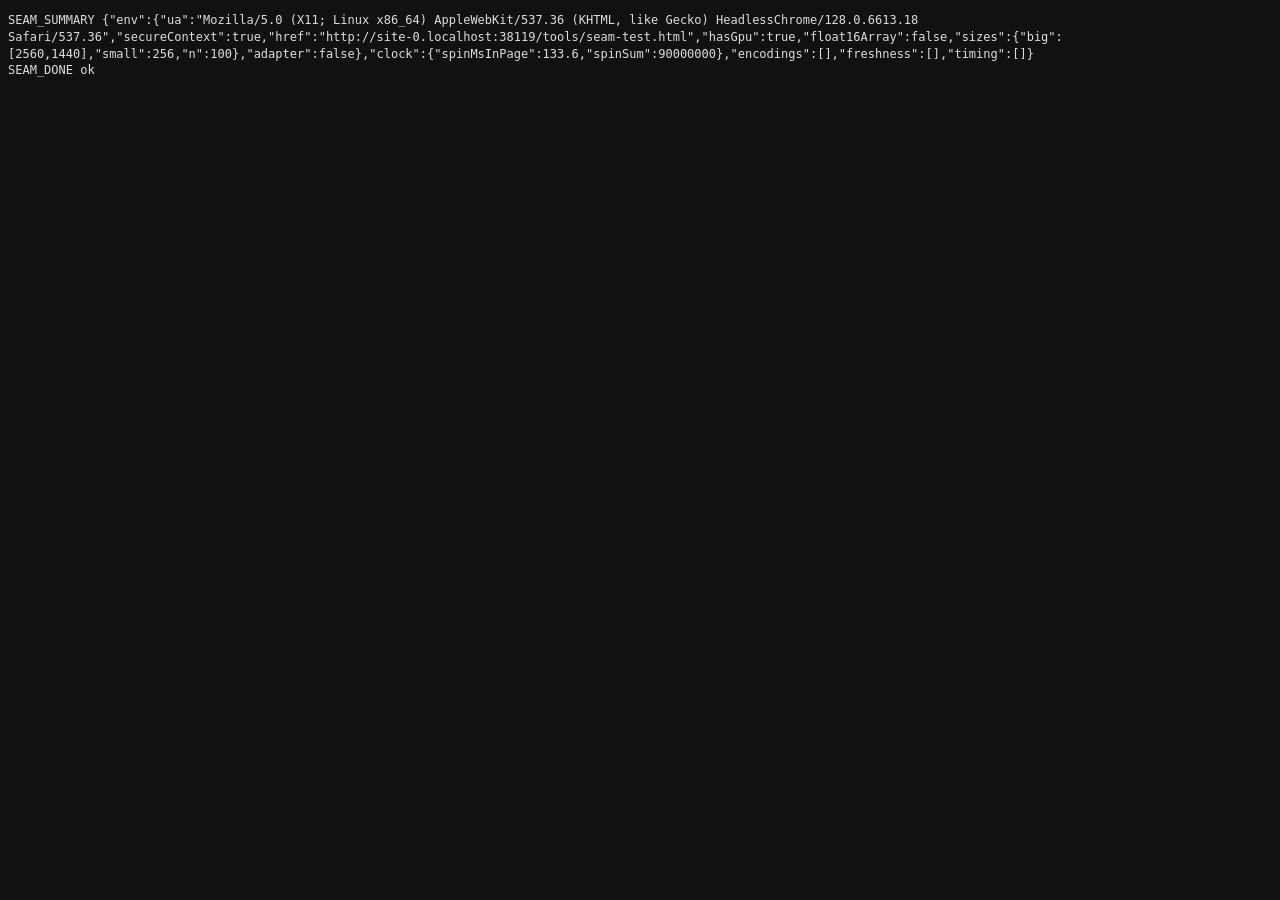
<file: tools/seam-test.html>
<!doctype html>
<meta charset="utf-8" />
<title>M9 seam test — WebGPU canvas → WebGL2 texture</title>
<!--
  M9 "seam" experiment (docs/active/BARNES_HUT_PLAN.md §7b, work item A).

  Question: a WebGPU pass renders HDR (values ≫ 1) into an offscreen canvas; WebGL2 imports
  that canvas with texImage2D. Which encoding survives, and what does the import cost?

  Encodings tested (each is a WebGPU canvas → WebGL2 texture round trip):
    1. rgba16float canvas → RGBA16F / RGBA32F / RGBA8 textures (opaque; toneMapping standard|extended)
    2. lossless pack: rgba8unorm canvas 2× wide; the three f16 halves of a source pixel are split
       into six bytes across two adjacent texels' RGB (alpha stays 1): texel 2x = (r_lo, r_hi, g_lo),
       texel 2x+1 = (g_hi, b_lo, b_hi). Decoded in GLSL with unpackHalf2x16.
    3. RGBM8: rgb/M, M in alpha, range 0–16, alphaMode premultiplied|opaque, with and without
       UNPACK_PREMULTIPLY_ALPHA_WEBGL.

  Each encoding renders a known gradient (x → 0..16 red, y → 0..16 green, blue = 1), imports,
  decodes into an RGBA32F FBO and reads back with gl.readPixels(RGBA/FLOAT); reports min/max
  recovered and max |error|. Then same-task freshness (render frame k, import in the same JS
  task, expect k's value), then import cost at 2560×1440 for 100 consecutive frames
  (texImage2D / texSubImage2D / createImageBitmap paths).

  Output: console lines prefixed "SEAM " (one JSON per result) + "SEAM_SUMMARY {…}" and the same
  text in <pre id="out">. "SEAM_MARK begin|end <name>" lines bracket the timed loops so the
  browser-side log timestamps can serve as a real clock (see note below).

  Running headless (no display; WebGPU needs a secure context → file:// URL, not http://<wsl-ip>):
    CHROME="/mnt/c/Program Files/Google/Chrome/Application/chrome.exe"
    "$CHROME" --headless=new --no-sandbox --ignore-gpu-blocklist --use-angle=d3d11 \
      --enable-unsafe-webgpu --user-data-dir="C:\Users\Public\phos-seam-prof" \
      --enable-logging=stderr --v=0 --window-size=1280,800 \
      --dump-dom "file:///L:/projects_claudecode/givernyphos/tools/seam-test.html?hold=http://<wsl-ip>:8765" \
      > dom.html 2> console.log
    grep -a '"SEAM' console.log
  Notes on headless behaviour (found empirically, Chrome 152):
    • --dump-dom fires at `load`, before any async work; --timeout does not delay it.
    • --virtual-time-budget keeps the page alive (with the setInterval keepalive below) but freezes
      performance.now() inside tasks once it engages, so every in-page timing reads 0. Only the
      SEAM_MARK log timestamps (browser-process clock) are real in that mode.
    • Real-clock mode: pass ?hold=http://host:port where GET /hold?t=X blocks until GET /release?t=X.
      The page adds an <img src=…/hold> before `load` (delaying it) and fires /release when done, so
      --dump-dom runs with the results in the DOM and no virtual time. Any 15-line HTTP server does.
  Query params: ?w=2560&h=1440&n=100&small=256&hold=http://host:port

  Results 2026-09-06 (Chrome 152 headless, RTX 4090, WebGL via ANGLE D3D11, WebGPU via Dawn D3D12;
  identical correctness with and without --enable-unsafe-webgpu; only --ignore-gpu-blocklist needed):
    rgba16float → RGBA16F/RGBA32F : HDR kept, max 15.992 (=f16(16·255/255)), max err 0.0078 = ½ f16 ulp;
                                    same with toneMapping standard|extended, opaque|premultiplied,
                                    OffscreenCanvas, texSubImage2D, colour-space conversion on, ImageBitmap
    rgba16float → RGBA8           : clamps to 1.0 (the trap the plan feared — only when asking for 8-bit)
    pack (2 texels × RGB bytes)   : bit-exact (max err 0 on 16-bit payloads) in every variant
    RGBM8 premultiplied           : UNPACK_PREMULTIPLY_ALPHA_WEBGL=false → Chrome un-premultiplies, err 3.96;
                                    =true → raw bytes, err 0.034; alphaMode opaque → alpha lost, err 15
    same-task freshness           : yes for all (render k → texImage2D → readback shows k, 4× in one task)
    2560×1440, per frame, GPU-inclusive (B−A): 16F→RGBA16F 0.5–0.8 ms, →RGBA32F 0.8–0.9, pack 5120×1440
    →RGBA8 0.7–1.1, RGBM 0.7–0.8, plain RGBA8 0.85–1.0; texImage2D call itself ≤0.1 ms CPU.
    createImageBitmap path: 37–153 ms per frame (CPU readback) — unusable.
-->
<style>
  body {
    font: 12px/1.4 monospace;
    background: #111;
    color: #ddd;
    margin: 8px;
  }
  pre {
    white-space: pre-wrap;
  }
</style>
<pre id="out">running…</pre>
<script>
  "use strict";
  const KA = setInterval(() => {}, 4); // headless keepalive: keeps virtual time advancing until we finish
  const Q = new URLSearchParams(location.search);
  const BIG_W = +Q.get("w") || 2560,
    BIG_H = +Q.get("h") || 1440,
    N = +Q.get("n") || 100,
    SMALL = +Q.get("small") || 256;
  // ?hold=http://host:port → an <img> kept pending by the server delays `load` until we release it
  const HOLD = Q.get("hold");
  const HOLD_T = Date.now().toString(36) + Math.random().toString(36).slice(2);
  if (HOLD) {
    const im = new Image();
    im.src = `${HOLD}/hold?t=${HOLD_T}`;
    im.style.display = "none";
    document.body.appendChild(im);
  }
  function release() {
    if (HOLD) new Image().src = `${HOLD}/release?t=${HOLD_T}`;
  }
  const OUT = [];
  const outEl = document.getElementById("out");
  function log(tag, obj) {
    const line =
      tag + " " + (typeof obj === "string" ? obj : JSON.stringify(obj));
    console.log(line);
    OUT.push(line);
    outEl.textContent = OUT.join("\n");
  }
  function mark(kind, name) {
    console.log(`SEAM_MARK ${kind} ${name} ${performance.now().toFixed(3)}`);
  }
  const r4 = (v) => (typeof v === "number" && isFinite(v) ? +v.toFixed(4) : v);

  // ---------- f16 helpers (expected values for the f16-carrying encodings) ----------
  const toF16 =
    typeof Float16Array === "function"
      ? (v) => {
          const a = new Float16Array(1);
          a[0] = v;
          return a[0];
        }
      : (v) => {
          // round-to-nearest-even f32 → f16 → f32
          const f = new Float32Array([v]),
            u = new Uint32Array(f.buffer)[0];
          const s = u >>> 31,
            e = (u >>> 23) & 0xff,
            m = u & 0x7fffff;
          if (e === 0xff) return v;
          let ne = e - 127 + 15,
            nm;
          if (ne >= 31) return s ? -Infinity : Infinity;
          if (ne <= 0) {
            if (ne < -10) return s ? -0 : 0;
            const mm = m | 0x800000,
              sh = 14 - ne;
            nm = mm >> sh;
            if (
              (mm & ((1 << sh) - 1)) > 1 << (sh - 1) ||
              ((mm & ((1 << sh) - 1)) === 1 << (sh - 1) && nm & 1)
            )
              nm++;
            ne = 0;
          } else {
            nm = m >> 13;
            const rem = m & 0x1fff;
            if (rem > 0x1000 || (rem === 0x1000 && nm & 1)) {
              nm++;
              if (nm === 0x400) {
                nm = 0;
                ne++;
                if (ne >= 31) return s ? -Infinity : Infinity;
              }
            }
          }
          const val =
            ne === 0
              ? nm * Math.pow(2, -24)
              : (1 + nm / 1024) * Math.pow(2, ne - 15);
          return s ? -val : val;
        };
  const f16ulp = (v) => {
    const a = Math.abs(v);
    if (a < Math.pow(2, -14)) return Math.pow(2, -24);
    return Math.pow(2, Math.floor(Math.log2(a)) - 10);
  };

  // ---------- WGSL ----------
  const WGSL = /* wgsl */ `
struct U { w: f32, h: f32, mode: f32, val: f32 };
@group(0) @binding(0) var<uniform> u: U;
@vertex fn vs(@builtin(vertex_index) i: u32) -> @builtin(position) vec4f {
  var p = array<vec2f, 3>(vec2f(-1.0, -1.0), vec2f(3.0, -1.0), vec2f(-1.0, 3.0));
  return vec4f(p[i], 0.0, 1.0);
}
// HDR value of source pixel (px, py); mode 0 = gradient 0..16, mode 1 = constant frame
fn value(px: f32, py: f32) -> vec3f {
  if (u.mode > 0.5 && u.mode < 1.5) { return vec3f(u.val, u.val * 0.5, 1.0); }
  return vec3f(16.0 * px / (u.w - 1.0), 16.0 * py / (u.h - 1.0), 1.0);
}
// mode 2: exact 16-bit payloads (bit-exactness test for the pack)
fn bits16(px: u32, py: u32) -> vec3u {
  let i = py * u32(u.w) + px;
  return vec3u(i & 0xffffu, (~i) & 0xffffu, (px * 7u + py * 13u + 1u) & 0xffffu);
}
@fragment fn fs_float(@builtin(position) pos: vec4f) -> @location(0) vec4f {
  return vec4f(value(floor(pos.x), floor(pos.y)), 1.0);
}
@fragment fn fs_pack(@builtin(position) pos: vec4f) -> @location(0) vec4f {
  let tx = u32(pos.x); let ty = u32(pos.y);
  let sx = tx >> 1u; let half = tx & 1u;
  var r16: u32; var g16: u32; var b16: u32;
  if (u.mode > 1.5) {
    let b = bits16(sx, ty); r16 = b.x; g16 = b.y; b16 = b.z;
  } else {
    let v = value(f32(sx), f32(ty));
    let rg = pack2x16float(vec2f(v.r, v.g)); let bb = pack2x16float(vec2f(v.b, 0.0));
    r16 = rg & 0xffffu; g16 = rg >> 16u; b16 = bb & 0xffffu;
  }
  var bytes: vec3u;
  if (half == 0u) { bytes = vec3u(r16 & 0xffu, r16 >> 8u, g16 & 0xffu); }
  else            { bytes = vec3u(g16 >> 8u, b16 & 0xffu, b16 >> 8u); }
  return vec4f(vec3f(bytes) / 255.0, 1.0);
}
@fragment fn fs_rgbm(@builtin(position) pos: vec4f) -> @location(0) vec4f {
  let v = value(floor(pos.x), floor(pos.y));
  let m = clamp(max(max(v.r, v.g), v.b) / 16.0, 0.0, 1.0);
  let a = ceil(m * 255.0) / 255.0;
  var rgb = vec3f(0.0);
  if (a > 0.0) { rgb = v / (a * 16.0); }
  return vec4f(rgb, a);
}
@fragment fn fs_ldr(@builtin(position) pos: vec4f) -> @location(0) vec4f {
  return vec4f(value(floor(pos.x), floor(pos.y)) / 16.0, 1.0);
}`;

  // ---------- GLSL decode ----------
  const VS = `#version 300 es
void main(){ vec2 p = vec2((gl_VertexID<<1)&2, gl_VertexID&2); gl_Position = vec4(p*2.0-1.0, 0.0, 1.0); }`;
  // mode 0 passthrough | 1 pack→half | 2 pack→raw u16 | 3 RGBM | 4 LDR×16
  const FS = `#version 300 es
precision highp float; precision highp int; precision highp sampler2D;
uniform sampler2D tex; uniform int mode;
out vec4 o;
void main() {
  ivec2 p = ivec2(gl_FragCoord.xy);
  if (mode == 0) { o = texelFetch(tex, p, 0); return; }
  if (mode == 3) { vec4 c = texelFetch(tex, p, 0); o = vec4(c.rgb * c.a * 16.0, c.a); return; }
  if (mode == 4) { vec4 c = texelFetch(tex, p, 0); o = vec4(c.rgb * 16.0, 1.0); return; }
  vec4 t0 = texelFetch(tex, ivec2(p.x * 2, p.y), 0);
  vec4 t1 = texelFetch(tex, ivec2(p.x * 2 + 1, p.y), 0);
  uvec3 b0 = uvec3(t0.rgb * 255.0 + 0.5), b1 = uvec3(t1.rgb * 255.0 + 0.5);
  uint r16 = b0.x | (b0.y << 8u), g16 = b0.z | (b1.x << 8u), b16 = b1.y | (b1.z << 8u);
  if (mode == 2) { o = vec4(float(r16), float(g16), float(b16), 1.0); return; }
  o = vec4(unpackHalf2x16(r16).x, unpackHalf2x16(g16).x, unpackHalf2x16(b16).x, 1.0);
}`;

  let device,
    ubuf,
    bindGroup,
    shader,
    gl,
    prog,
    uTex,
    uMode,
    fbo,
    fboTex,
    fboW = 0,
    fboH = 0,
    fbo2;
  const pipes = {};
  function getPipe(entry, format) {
    const k = entry + "|" + format;
    if (!pipes[k])
      pipes[k] = device.createRenderPipeline({
        layout: "auto",
        vertex: { module: shader, entryPoint: "vs" },
        fragment: { module: shader, entryPoint: entry, targets: [{ format }] },
        primitive: { topology: "triangle-list" },
      });
    return pipes[k];
  }
  const bgs = {};
  function getBG(entry, format) {
    const k = entry + "|" + format;
    if (!bgs[k])
      bgs[k] = device.createBindGroup({
        layout: getPipe(entry, format).getBindGroupLayout(0),
        entries: [{ binding: 0, resource: { buffer: ubuf } }],
      });
    return bgs[k];
  }
  function makeGpuCanvas(w, h, format, alphaMode, toneMode, offscreen) {
    const c = offscreen
      ? new OffscreenCanvas(w, h)
      : Object.assign(document.createElement("canvas"), {
          width: w,
          height: h,
        });
    const ctx = c.getContext("webgpu");
    const cfg = {
      device,
      format,
      alphaMode,
      usage: GPUTextureUsage.RENDER_ATTACHMENT,
    };
    if (toneMode) cfg.toneMapping = { mode: toneMode };
    ctx.configure(cfg);
    const cur = ctx.getConfiguration ? ctx.getConfiguration() : null;
    return {
      c,
      ctx,
      format,
      w,
      h,
      alphaMode,
      toneMode,
      offscreen: !!offscreen,
      tone: cur && cur.toneMapping ? cur.toneMapping.mode : undefined,
    };
  }
  function srcWidth(gc, entry) {
    return entry === "fs_pack" ? gc.w / 2 : gc.w;
  }
  const uArr = new Float32Array(4);
  function render(gc, entry, mode, val) {
    uArr[0] = srcWidth(gc, entry);
    uArr[1] = gc.h;
    uArr[2] = mode;
    uArr[3] = val;
    device.queue.writeBuffer(ubuf, 0, uArr);
    const enc = device.createCommandEncoder();
    const pass = enc.beginRenderPass({
      colorAttachments: [
        {
          view: gc.ctx.getCurrentTexture().createView(),
          loadOp: "clear",
          clearValue: [0, 0, 0, 1],
          storeOp: "store",
        },
      ],
    });
    pass.setPipeline(getPipe(entry, gc.format));
    pass.setBindGroup(0, getBG(entry, gc.format));
    pass.draw(3);
    pass.end();
    device.queue.submit([enc.finish()]);
  }

  // ---------- WebGL side ----------
  function newTex() {
    const t = gl.createTexture();
    gl.bindTexture(gl.TEXTURE_2D, t);
    gl.texParameteri(gl.TEXTURE_2D, gl.TEXTURE_MIN_FILTER, gl.NEAREST);
    gl.texParameteri(gl.TEXTURE_2D, gl.TEXTURE_MAG_FILTER, gl.NEAREST);
    gl.texParameteri(gl.TEXTURE_2D, gl.TEXTURE_WRAP_S, gl.CLAMP_TO_EDGE);
    gl.texParameteri(gl.TEXTURE_2D, gl.TEXTURE_WRAP_T, gl.CLAMP_TO_EDGE);
    return t;
  }
  function setUnpack(o) {
    gl.pixelStorei(gl.UNPACK_FLIP_Y_WEBGL, false);
    gl.pixelStorei(gl.UNPACK_PREMULTIPLY_ALPHA_WEBGL, !!o.premul);
    gl.pixelStorei(
      gl.UNPACK_COLORSPACE_CONVERSION_WEBGL,
      o.csc ? gl.BROWSER_DEFAULT_WEBGL : gl.NONE,
    );
  }
  // spec = { internal, format, type, premul, csc, sub }
  function importTex(tex, src, spec) {
    gl.bindTexture(gl.TEXTURE_2D, tex);
    setUnpack(spec);
    try {
      if (spec.sub)
        gl.texSubImage2D(
          gl.TEXTURE_2D,
          0,
          0,
          0,
          gl[spec.format],
          gl[spec.type],
          src,
        );
      else
        gl.texImage2D(
          gl.TEXTURE_2D,
          0,
          gl[spec.internal],
          gl[spec.format],
          gl[spec.type],
          src,
        );
    } catch (e) {
      return "throw:" + e.message;
    }
    return gl.getError();
  }
  function importTexFast(tex, src, spec) {
    // no getError (avoids sync) — for timing loops
    gl.bindTexture(gl.TEXTURE_2D, tex);
    if (spec.sub)
      gl.texSubImage2D(
        gl.TEXTURE_2D,
        0,
        0,
        0,
        gl[spec.format],
        gl[spec.type],
        src,
      );
    else
      gl.texImage2D(
        gl.TEXTURE_2D,
        0,
        gl[spec.internal],
        gl[spec.format],
        gl[spec.type],
        src,
      );
  }
  function ensureFbo(w, h) {
    if (fboW === w && fboH === h) return;
    if (fboTex) gl.deleteTexture(fboTex);
    fboTex = newTex();
    gl.texStorage2D(gl.TEXTURE_2D, 1, gl.RGBA32F, w, h);
    gl.bindFramebuffer(gl.FRAMEBUFFER, fbo);
    gl.framebufferTexture2D(
      gl.FRAMEBUFFER,
      gl.COLOR_ATTACHMENT0,
      gl.TEXTURE_2D,
      fboTex,
      0,
    );
    fboW = w;
    fboH = h;
  }
  function decodeDraw(tex, mode, w, h, vp) {
    ensureFbo(w, h);
    gl.bindFramebuffer(gl.FRAMEBUFFER, fbo);
    gl.viewport(0, 0, vp ? vp[0] : w, vp ? vp[1] : h);
    gl.useProgram(prog);
    gl.uniform1i(uMode, mode);
    gl.activeTexture(gl.TEXTURE0);
    gl.bindTexture(gl.TEXTURE_2D, tex);
    gl.uniform1i(uTex, 0);
    gl.drawArrays(gl.TRIANGLES, 0, 3);
  }
  function decodeRead(tex, mode, w, h, region) {
    decodeDraw(tex, mode, w, h);
    const [x, y, rw, rh] = region || [0, 0, w, h];
    const buf = new Float32Array(rw * rh * 4);
    gl.readPixels(x, y, rw, rh, gl.RGBA, gl.FLOAT, buf);
    return buf;
  }
  const pxTmp = new Float32Array(4);
  function syncGpu(tex, mode, w, h) {
    // 1 px decode + readPixels = blocks until the import has landed on the GPU
    decodeDraw(tex, mode, w, h, [1, 1]);
    gl.readPixels(0, 0, 1, 1, gl.RGBA, gl.FLOAT, pxTmp);
    return pxTmp[0];
  }
  function readTexDirect(tex, w, h) {
    // attach the imported texture itself (float formats only)
    gl.bindFramebuffer(gl.FRAMEBUFFER, fbo2);
    gl.framebufferTexture2D(
      gl.FRAMEBUFFER,
      gl.COLOR_ATTACHMENT0,
      gl.TEXTURE_2D,
      tex,
      0,
    );
    const st = gl.checkFramebufferStatus(gl.FRAMEBUFFER);
    if (st !== gl.FRAMEBUFFER_COMPLETE) return { fboStatus: st };
    const buf = new Float32Array(w * h * 4);
    gl.readPixels(0, 0, w, h, gl.RGBA, gl.FLOAT, buf);
    return { buf, err: gl.getError() };
  }

  // ---------- analysis ----------
  function analyze(buf, W, H, expect) {
    const st = {
      minR: Infinity,
      maxR: -Infinity,
      minG: Infinity,
      maxG: -Infinity,
      minB: Infinity,
      maxB: -Infinity,
      minA: Infinity,
      maxA: -Infinity,
    };
    const mxN = [0, 0, 0],
      mxF = [0, 0, 0];
    let sumN = 0,
      sumF = 0;
    for (let y = 0; y < H; y++)
      for (let x = 0; x < W; x++) {
        const i = (y * W + x) * 4,
          r = buf[i],
          g = buf[i + 1],
          b = buf[i + 2],
          a = buf[i + 3];
        if (r < st.minR) st.minR = r;
        if (r > st.maxR) st.maxR = r;
        if (g < st.minG) st.minG = g;
        if (g > st.maxG) st.maxG = g;
        if (b < st.minB) st.minB = b;
        if (b > st.maxB) st.maxB = b;
        if (a < st.minA) st.minA = a;
        if (a > st.maxA) st.maxA = a;
        const eN = expect(x, y),
          eF = expect(x, H - 1 - y);
        const dn = [
            Math.abs(r - eN[0]),
            Math.abs(g - eN[1]),
            Math.abs(b - eN[2]),
          ],
          df = [Math.abs(r - eF[0]), Math.abs(g - eF[1]), Math.abs(b - eF[2])];
        for (let c = 0; c < 3; c++) {
          if (dn[c] > mxN[c]) mxN[c] = dn[c];
          if (df[c] > mxF[c]) mxF[c] = df[c];
        }
        sumN += dn[0] + dn[1] + dn[2];
        sumF += df[0] + df[1] + df[2];
      }
    const flipped = sumF < sumN,
      mx = flipped ? mxF : mxN;
    const o = {};
    for (const k in st) o[k] = r4(st[k]);
    o.maxErr = r4(Math.max(...mx));
    o.maxErrRGB = mx.map(r4);
    o.meanErr = r4((flipped ? sumF : sumN) / (W * H * 3));
    o.flippedY = flipped;
    const cy = flipped ? 0 : H - 1,
      ci = (cy * W + (W - 1)) * 4; // corner that should read (16,16,1)
    o.cornerRGBA = [buf[ci], buf[ci + 1], buf[ci + 2], buf[ci + 3]].map(r4);
    return o;
  }
  const gradExpect = (W, H) => (x, y) => [
    (16 * x) / (W - 1),
    (16 * y) / (H - 1),
    1,
  ];
  const gradExpectF16 = (W, H) => (x, y) => [
    toF16(Math.fround((16 * x) / (W - 1))),
    toF16(Math.fround((16 * y) / (H - 1))),
    1,
  ];
  const bitsExpect = (W) => (x, y) => {
    const i = y * W + x;
    return [i & 0xffff, ~i & 0xffff, (x * 7 + y * 13 + 1) & 0xffff];
  };

  // ---------- test drivers ----------
  const RESULTS = {
    env: {},
    clock: {},
    encodings: [],
    freshness: [],
    timing: [],
  };
  function gradientTest(name, gc, entry, spec, decodeMode, opts = {}) {
    const W = srcWidth(gc, entry),
      H = gc.h,
      res = {
        test: name,
        canvas: `${gc.format}/${gc.alphaMode}${gc.tone ? "/" + gc.tone : ""}${gc.offscreen ? "/offscreen" : ""}`,
        import:
          `${spec.internal}/${spec.format}/${spec.type}` +
          (spec.premul ? "/premul" : "") +
          (spec.csc ? "/csc" : ""),
      };
    try {
      render(gc, entry, opts.bits ? 2 : 0, 0);
      const tex = newTex();
      if (spec.sub)
        gl.texStorage2D(gl.TEXTURE_2D, 1, gl[spec.internal], gc.w, gc.h);
      res.glError = importTex(tex, opts.src || gc.c, spec);
      const buf = decodeRead(tex, opts.bits ? 2 : decodeMode, W, H);
      const exp = opts.bits ? bitsExpect(W) : gradExpect(W, H);
      Object.assign(res, analyze(buf, W, H, exp));
      if (!opts.bits) {
        const a16 = analyze(buf, W, H, gradExpectF16(W, H));
        res.maxErrVsF16 = a16.maxErr;
        res.f16ulpAt16 = f16ulp(16);
      }
      if (opts.direct) {
        const d = readTexDirect(tex, W, H);
        res.direct = d.buf
          ? {
              fboOk: true,
              ...(() => {
                const a = analyze(d.buf, W, H, exp);
                return { maxR: a.maxR, maxG: a.maxG, maxErr: a.maxErr };
              })(),
            }
          : { fboOk: false, status: d.fboStatus };
      }
      res.hdr = res.maxR > 8 && res.maxG > 8;
      res.pass = opts.bits
        ? res.maxErr === 0
        : res.maxR >= 16 * 0.99 && res.maxErr <= 0.16;
      gl.deleteTexture(tex);
    } catch (e) {
      res.error = String(e);
    }
    log("SEAM", res);
    RESULTS.encodings.push(res);
    return res;
  }
  async function freshnessTest(name, gc, entry, spec, decodeMode, tol) {
    const W = srcWidth(gc, entry),
      H = gc.h,
      res = { test: "fresh:" + name };
    try {
      const tex = newTex();
      const vals = [3.5, 7.25, 12.0, 5.125],
        got = [];
      for (const v of vals) {
        // all in one JS task, no awaits
        render(gc, entry, 1, v);
        importTexFast(tex, gc.c, spec);
        const px = decodeRead(tex, decodeMode, W, H, [W >> 1, H >> 1, 1, 1]);
        got.push(r4(px[0]));
      }
      res.sameTask = {
        sent: vals,
        got,
        ok: vals.every((v, i) => Math.abs(got[i] - v) <= tol),
      };
      render(gc, entry, 1, 9.75);
      await new Promise((r) => setTimeout(r, 0)); // next macrotask (the frame has been "presented")
      importTexFast(tex, gc.c, spec);
      const px2 = decodeRead(tex, decodeMode, W, H, [W >> 1, H >> 1, 1, 1]);
      res.nextTask = {
        sent: 9.75,
        got: r4(px2[0]),
        ok: Math.abs(px2[0] - 9.75) <= tol,
      };
      // re-import without re-render in a fresh task: contents must persist
      await new Promise((r) => setTimeout(r, 0));
      importTexFast(tex, gc.c, spec);
      const px3 = decodeRead(tex, decodeMode, W, H, [W >> 1, H >> 1, 1, 1]);
      res.persist = { got: r4(px3[0]), ok: Math.abs(px3[0] - 9.75) <= tol };
      res.glError = gl.getError();
      gl.deleteTexture(tex);
    } catch (e) {
      res.error = String(e);
    }
    log("SEAM", res);
    RESULTS.freshness.push(res);
    return res;
  }
  function pct(sorted, p) {
    return sorted[Math.min(sorted.length - 1, Math.floor(p * sorted.length))];
  }
  const FV = (k) => 1 + (k % 14); // constant frame value; stays < 16 so the clamped encodings verify too
  function stats(arr) {
    const s = Array.from(arr).sort((a, b) => a - b);
    return {
      avg: r4(s.reduce((a, b) => a + b, 0) / s.length),
      p50: r4(pct(s, 0.5)),
      p95: r4(pct(s, 0.95)),
      max: r4(s[s.length - 1]),
    };
  }
  // Four loops of N frames each, real clock (run with ?hold=… so no virtual time):
  //   A render only + queue.onSubmittedWorkDone     B render + import + 1px sync at end
  //   C render + import + full decode + 1px sync    D render + import + decode + readPixels every frame
  // importCostPerFrameMs = B − A (GPU-inclusive), decodeCostPerFrameMs = C − B, perFrameSyncMs = D (latency bound).
  async function timeImport(name, gc, entry, spec, decodeMode) {
    const W = srcWidth(gc, entry),
      H = gc.h;
    const res = {
      test: "time:" + name,
      size: `${gc.w}x${gc.h}`,
      path: spec.sub ? "texSubImage2D" : "texImage2D",
      n: N,
    };
    try {
      const tex = newTex();
      if (spec.sub)
        gl.texStorage2D(gl.TEXTURE_2D, 1, gl[spec.internal], gc.w, gc.h);
      for (let i = 0; i < 5; i++) {
        render(gc, entry, 1, FV(i));
        importTexFast(tex, gc.c, spec);
        decodeDraw(tex, decodeMode, W, H);
      }
      syncGpu(tex, decodeMode, W, H);
      mark("begin", name + " [A]");
      let t0 = performance.now();
      for (let k = 0; k < N; k++) render(gc, entry, 1, FV(k));
      await device.queue.onSubmittedWorkDone();
      let t1 = performance.now();
      mark("end", name + " [A]");
      res.renderOnlyPerFrameMs = r4((t1 - t0) / N);
      const times = new Float64Array(N);
      mark("begin", name + " [B]");
      t0 = performance.now();
      for (let k = 0; k < N; k++) {
        render(gc, entry, 1, FV(k));
        const a = performance.now();
        importTexFast(tex, gc.c, spec);
        times[k] = performance.now() - a;
      }
      const tb = performance.now();
      syncGpu(tex, decodeMode, W, H);
      t1 = performance.now();
      mark("end", name + " [B]");
      res.importLoopPerFrameMs = r4((t1 - t0) / N);
      res.importSyncTailMs = r4(t1 - tb);
      mark("begin", name + " [C]");
      t0 = performance.now();
      for (let k = 0; k < N; k++) {
        render(gc, entry, 1, FV(k));
        importTexFast(tex, gc.c, spec);
        decodeDraw(tex, decodeMode, W, H);
      }
      const tc = performance.now();
      const last = syncGpu(tex, decodeMode, W, H);
      t1 = performance.now();
      mark("end", name + " [C]");
      res.fullLoopPerFrameMs = r4((t1 - t0) / N);
      res.fullSyncTailMs = r4(t1 - tc);
      mark("begin", name + " [D]");
      t0 = performance.now();
      for (let k = 0; k < N; k++) {
        render(gc, entry, 1, FV(k));
        importTexFast(tex, gc.c, spec);
        decodeDraw(tex, decodeMode, W, H);
        syncGpu(tex, decodeMode, W, H);
      }
      t1 = performance.now();
      mark("end", name + " [D]");
      res.perFrameSyncMs = r4((t1 - t0) / N);
      res.texImageCallMs = stats(times);
      res.importCostPerFrameMs = r4(
        res.importLoopPerFrameMs - res.renderOnlyPerFrameMs,
      );
      res.decodeCostPerFrameMs = r4(
        res.fullLoopPerFrameMs - res.importLoopPerFrameMs,
      );
      res.lastFrameValue = r4(last);
      res.lastFrameOk = Math.abs(last - FV(N - 1)) < 0.1;
      res.glError = gl.getError();
      gl.deleteTexture(tex);
    } catch (e) {
      res.error = String(e);
    }
    log("SEAM", res);
    RESULTS.timing.push(res);
    return res;
  }
  async function timeBitmap(name, gc, entry, spec, decodeMode, bmpOpts) {
    const W = srcWidth(gc, entry),
      H = gc.h;
    const res = {
      test: "time:" + name,
      size: `${gc.w}x${gc.h}`,
      path: "createImageBitmap+texImage2D",
      n: N,
      bitmapOpts: bmpOpts,
    };
    try {
      const tex = newTex();
      for (let i = 0; i < 3; i++) {
        render(gc, entry, 1, FV(i));
        const b = await createImageBitmap(gc.c, bmpOpts);
        importTexFast(tex, b, spec);
        b.close();
        decodeDraw(tex, decodeMode, W, H);
      }
      syncGpu(tex, decodeMode, W, H);
      const tCreate = new Float64Array(N),
        tTex = new Float64Array(N);
      mark("begin", name);
      const t0 = performance.now();
      for (let k = 0; k < N; k++) {
        render(gc, entry, 1, FV(k));
        const a = performance.now();
        const b = await createImageBitmap(gc.c, bmpOpts);
        const t = performance.now();
        importTexFast(tex, b, spec);
        tTex[k] = performance.now() - t;
        tCreate[k] = t - a;
        b.close();
        decodeDraw(tex, decodeMode, W, H);
      }
      const tl = performance.now();
      const last = syncGpu(tex, decodeMode, W, H);
      const t1 = performance.now();
      mark("end", name);
      res.createBitmapMs = stats(tCreate);
      res.texImageCallMs = stats(tTex);
      res.fullLoopPerFrameMs = r4((t1 - t0) / N);
      res.fullSyncTailMs = r4(t1 - tl);
      res.lastFrameValue = r4(last);
      res.lastFrameOk = Math.abs(last - FV(N - 1)) < 0.1;
      res.glError = gl.getError();
      gl.deleteTexture(tex);
    } catch (e) {
      res.error = String(e);
    }
    log("SEAM", res);
    RESULTS.timing.push(res);
    return res;
  }

  // ---------- main ----------
  async function main() {
    const env = RESULTS.env;
    env.ua = navigator.userAgent;
    env.secureContext = isSecureContext;
    env.href = location.href;
    env.hasGpu = !!navigator.gpu;
    env.float16Array = typeof Float16Array === "function";
    env.sizes = { big: [BIG_W, BIG_H], small: SMALL, n: N };
    // real-clock sanity: sync spin bracketed by log marks (compare in-page delta with log timestamps)
    {
      mark("begin", "clock-spin");
      const t0 = performance.now();
      let s = 0;
      for (let i = 0; i < 6e7; i++) s += i & 3;
      RESULTS.clock.spinMsInPage = r4(performance.now() - t0);
      mark("end", "clock-spin");
      RESULTS.clock.spinSum = s;
    }
    if (!navigator.gpu) {
      log("SEAM_SUMMARY", RESULTS);
      return;
    }
    const adapter = await navigator.gpu.requestAdapter({
      powerPreference: "high-performance",
    });
    env.adapter = !!adapter;
    if (!adapter) {
      log("SEAM_SUMMARY", RESULTS);
      return;
    }
    const ai = adapter.info || {};
    env.adapterInfo = {
      vendor: ai.vendor,
      architecture: ai.architecture,
      device: ai.device,
      description: ai.description,
    };
    env.shaderF16 = adapter.features.has("shader-f16");
    env.preferredCanvasFormat = navigator.gpu.getPreferredCanvasFormat();
    device = await adapter.requestDevice();
    device.addEventListener("uncapturederror", (e) =>
      log("SEAM", { gpuUncapturedError: String(e.error && e.error.message) }),
    );
    shader = device.createShaderModule({ code: WGSL });
    const ci = await shader.getCompilationInfo();
    if (ci.messages.length)
      env.wgslMessages = ci.messages.map(
        (m) => `${m.type} ${m.lineNum}: ${m.message}`,
      );
    ubuf = device.createBuffer({
      size: 16,
      usage: GPUBufferUsage.UNIFORM | GPUBufferUsage.COPY_DST,
    });

    const glc = document.createElement("canvas");
    glc.width = 64;
    glc.height = 64;
    gl = glc.getContext("webgl2", {
      alpha: false,
      antialias: false,
      depth: false,
      stencil: false,
      premultipliedAlpha: false,
      preserveDrawingBuffer: false,
      powerPreference: "high-performance",
    });
    env.webgl2 = !!gl;
    if (!gl) {
      log("SEAM_SUMMARY", RESULTS);
      return;
    }
    env.extColorBufferFloat = !!gl.getExtension("EXT_color_buffer_float");
    const dbg = gl.getExtension("WEBGL_debug_renderer_info");
    env.glRenderer = dbg
      ? gl.getParameter(dbg.UNMASKED_RENDERER_WEBGL)
      : gl.getParameter(gl.RENDERER);
    env.glMaxTex = gl.getParameter(gl.MAX_TEXTURE_SIZE);
    const mk = (t, s) => {
      const sh = gl.createShader(t);
      gl.shaderSource(sh, s);
      gl.compileShader(sh);
      if (!gl.getShaderParameter(sh, gl.COMPILE_STATUS))
        throw new Error(gl.getShaderInfoLog(sh));
      return sh;
    };
    prog = gl.createProgram();
    gl.attachShader(prog, mk(gl.VERTEX_SHADER, VS));
    gl.attachShader(prog, mk(gl.FRAGMENT_SHADER, FS));
    gl.linkProgram(prog);
    if (!gl.getProgramParameter(prog, gl.LINK_STATUS))
      throw new Error(gl.getProgramInfoLog(prog));
    uTex = gl.getUniformLocation(prog, "tex");
    uMode = gl.getUniformLocation(prog, "mode");
    fbo = gl.createFramebuffer();
    fbo2 = gl.createFramebuffer();
    gl.disable(gl.BLEND);
    gl.disable(gl.DEPTH_TEST);
    gl.disable(gl.SCISSOR_TEST);
    log("SEAM_ENV", env);

    const S = SMALL;
    const F16 = { internal: "RGBA16F", format: "RGBA", type: "HALF_FLOAT" },
      F32 = { internal: "RGBA32F", format: "RGBA", type: "FLOAT" },
      U8 = { internal: "RGBA8", format: "RGBA", type: "UNSIGNED_BYTE" };

    // ---- 1. rgba16float canvas ----
    let c16 = null;
    try {
      c16 = makeGpuCanvas(S, S, "rgba16float", "opaque", "standard");
    } catch (e) {
      log("SEAM", { test: "16f canvas configure(standard)", error: String(e) });
    }
    if (c16) {
      gradientTest("16f/std → RGBA16F", c16, "fs_float", F16, 0, {
        direct: true,
      });
      gradientTest("16f/std → RGBA32F", c16, "fs_float", F32, 0, {
        direct: true,
      });
      gradientTest("16f/std → RGBA8 (clamp ref)", c16, "fs_float", U8, 0);
    }
    let c16x = null;
    try {
      c16x = makeGpuCanvas(S, S, "rgba16float", "opaque", "extended");
    } catch (e) {
      log("SEAM", { test: "16f canvas configure(extended)", error: String(e) });
    }
    if (c16x) {
      gradientTest("16f/ext → RGBA16F", c16x, "fs_float", F16, 0, {
        direct: true,
      });
      gradientTest("16f/ext → RGBA32F", c16x, "fs_float", F32, 0, {
        direct: true,
      });
      gradientTest(
        "16f/ext → RGBA16F texSubImage2D",
        c16x,
        "fs_float",
        { ...F16, sub: true },
        0,
      );
      gradientTest(
        "16f/ext → RGBA16F +csc",
        c16x,
        "fs_float",
        { ...F16, csc: true },
        0,
      );
      try {
        const b = await createImageBitmap(c16x.c, {
          premultiplyAlpha: "none",
          colorSpaceConversion: "none",
        });
        gradientTest("16f/ext → bitmap → RGBA16F", c16x, "fs_float", F16, 0, {
          src: b,
        });
        b.close();
      } catch (e) {
        log("SEAM", { test: "16f bitmap", error: String(e) });
      }
      try {
        const b = await createImageBitmap(c16x.c);
        gradientTest(
          "16f/ext → bitmap(default opts) → RGBA16F",
          c16x,
          "fs_float",
          F16,
          0,
          { src: b },
        );
        b.close();
      } catch (e) {
        log("SEAM", { test: "16f bitmap default", error: String(e) });
      }
      const o16 = makeGpuCanvas(
        S,
        S,
        "rgba16float",
        "opaque",
        "extended",
        true,
      );
      gradientTest("16f/ext offscreen → RGBA16F", o16, "fs_float", F16, 0);
    }
    let c16p = null;
    try {
      c16p = makeGpuCanvas(S, S, "rgba16float", "premultiplied", "extended");
      gradientTest("16f/ext/premultiplied → RGBA16F", c16p, "fs_float", F16, 0);
    } catch (e) {
      log("SEAM", { test: "16f premultiplied", error: String(e) });
    }

    // ---- 2. lossless pack ----
    const cpk = makeGpuCanvas(2 * S, S, "rgba8unorm", "opaque");
    gradientTest("pack rgba8 → RGBA8 (half decode)", cpk, "fs_pack", U8, 1);
    gradientTest("pack rgba8 → RGBA8 bit-exact", cpk, "fs_pack", U8, 2, {
      bits: true,
    });
    gradientTest(
      "pack rgba8 → RGBA8 bit-exact +csc",
      cpk,
      "fs_pack",
      { ...U8, csc: true },
      2,
      { bits: true },
    );
    gradientTest(
      "pack rgba8 → RGBA8 bit-exact +premul",
      cpk,
      "fs_pack",
      { ...U8, premul: true },
      2,
      { bits: true },
    );
    gradientTest(
      "pack rgba8 → RGBA8 texSubImage2D bit-exact",
      cpk,
      "fs_pack",
      { ...U8, sub: true },
      2,
      { bits: true },
    );
    try {
      const b = await createImageBitmap(cpk.c, {
        premultiplyAlpha: "none",
        colorSpaceConversion: "none",
      });
      gradientTest(
        "pack rgba8 → bitmap → RGBA8 bit-exact",
        cpk,
        "fs_pack",
        U8,
        2,
        { bits: true, src: b },
      );
      b.close();
    } catch (e) {
      log("SEAM", { test: "pack bitmap", error: String(e) });
    }
    const cpkb = makeGpuCanvas(2 * S, S, "bgra8unorm", "opaque");
    gradientTest("pack bgra8 → RGBA8 bit-exact", cpkb, "fs_pack", U8, 2, {
      bits: true,
    });
    gradientTest("pack bgra8 → RGBA8 (half decode)", cpkb, "fs_pack", U8, 1);
    const cpko = makeGpuCanvas(2 * S, S, "rgba8unorm", "opaque", null, true);
    gradientTest(
      "pack rgba8 offscreen → RGBA8 bit-exact",
      cpko,
      "fs_pack",
      U8,
      2,
      { bits: true },
    );
    const cpkp = makeGpuCanvas(2 * S, S, "rgba8unorm", "premultiplied");
    gradientTest(
      "pack rgba8/premultiplied(alpha=1) → RGBA8 bit-exact",
      cpkp,
      "fs_pack",
      U8,
      2,
      { bits: true },
    );

    // ---- 3. RGBM8 ----
    const crm = makeGpuCanvas(S, S, "rgba8unorm", "premultiplied");
    gradientTest(
      "rgbm/premultiplied → RGBA8 (UNPACK_PREMULTIPLY=false)",
      crm,
      "fs_rgbm",
      U8,
      3,
    );
    gradientTest(
      "rgbm/premultiplied → RGBA8 (UNPACK_PREMULTIPLY=true)",
      crm,
      "fs_rgbm",
      { ...U8, premul: true },
      3,
    );
    try {
      const b = await createImageBitmap(crm.c, {
        premultiplyAlpha: "premultiply",
        colorSpaceConversion: "none",
      });
      gradientTest(
        "rgbm/premultiplied → bitmap(premultiply) → RGBA8",
        crm,
        "fs_rgbm",
        U8,
        3,
        { src: b },
      );
      b.close();
    } catch (e) {
      log("SEAM", { test: "rgbm bitmap", error: String(e) });
    }
    const crmo = makeGpuCanvas(S, S, "rgba8unorm", "opaque");
    gradientTest("rgbm/opaque → RGBA8", crmo, "fs_rgbm", U8, 3);
    // reference: plain 8-bit (value/16) — what a naive import gives
    gradientTest("ldr8 (value/16) rgba8/opaque → RGBA8", crmo, "fs_ldr", U8, 4);

    // ---- freshness ----
    if (c16x)
      await freshnessTest("16f/ext → RGBA16F", c16x, "fs_float", F16, 0, 0.01);
    if (c16)
      await freshnessTest("16f/std → RGBA16F", c16, "fs_float", F16, 0, 0.01);
    await freshnessTest("pack rgba8 → RGBA8", cpk, "fs_pack", U8, 1, 0.01);
    await freshnessTest(
      "pack rgba8 offscreen → RGBA8",
      cpko,
      "fs_pack",
      U8,
      1,
      0.01,
    );
    await freshnessTest(
      "rgbm/premultiplied → RGBA8 (premul=true)",
      crm,
      "fs_rgbm",
      { ...U8, premul: true },
      3,
      0.08,
    );
    await freshnessTest("ldr8 → RGBA8", crmo, "fs_ldr", U8, 4, 0.07);

    // ---- timing at BIG_W×BIG_H ----
    for (const c of [c16, c16x, c16p, cpk, cpkb, cpko, cpkp, crm, crmo])
      if (c) c.ctx.unconfigure();
    const B = (fmt, alpha, tone, off) =>
      makeGpuCanvas(BIG_W, BIG_H, fmt, alpha, tone, off);
    const BP = (fmt, off) =>
      makeGpuCanvas(2 * BIG_W, BIG_H, fmt, "opaque", null, off);
    const b16 = c16x ? B("rgba16float", "opaque", "extended") : null;
    const bpk = BP("rgba8unorm"),
      bpkb = BP("bgra8unorm"),
      bpko = BP("rgba8unorm", true),
      brm = B("rgba8unorm", "premultiplied"),
      bl = B("rgba8unorm", "opaque");
    const b16o = c16x ? B("rgba16float", "opaque", "extended", true) : null;
    if (b16) {
      await timeImport("16f → RGBA16F texImage2D", b16, "fs_float", F16, 0);
      await timeImport(
        "16f → RGBA16F texSubImage2D",
        b16,
        "fs_float",
        { ...F16, sub: true },
        0,
      );
      await timeImport("16f → RGBA32F texImage2D", b16, "fs_float", F32, 0);
      await timeImport(
        "16f offscreen → RGBA16F texImage2D",
        b16o,
        "fs_float",
        F16,
        0,
      );
    }
    await timeImport("pack rgba8 → RGBA8 texImage2D", bpk, "fs_pack", U8, 1);
    await timeImport(
      "pack rgba8 → RGBA8 texSubImage2D",
      bpk,
      "fs_pack",
      { ...U8, sub: true },
      1,
    );
    await timeImport("pack bgra8 → RGBA8 texImage2D", bpkb, "fs_pack", U8, 1);
    await timeImport(
      "pack rgba8 offscreen → RGBA8 texImage2D",
      bpko,
      "fs_pack",
      U8,
      1,
    );
    await timeImport(
      "rgbm premultiplied → RGBA8 texImage2D (premul=true)",
      brm,
      "fs_rgbm",
      { ...U8, premul: true },
      3,
    );
    await timeImport(
      "ldr8 rgba8/opaque → RGBA8 texImage2D (baseline)",
      bl,
      "fs_ldr",
      U8,
      4,
    );
    if (b16)
      await timeBitmap("16f → bitmap → RGBA16F", b16, "fs_float", F16, 0, {
        premultiplyAlpha: "none",
        colorSpaceConversion: "none",
      });
    await timeBitmap("pack rgba8 → bitmap → RGBA8", bpk, "fs_pack", U8, 1, {
      premultiplyAlpha: "none",
      colorSpaceConversion: "none",
    });
    await timeBitmap("ldr8 → bitmap → RGBA8 (baseline)", bl, "fs_ldr", U8, 4, {
      premultiplyAlpha: "none",
      colorSpaceConversion: "none",
    });
    // a second pass of the two front-runners, to see if the first measurement was cold
    if (b16)
      await timeImport(
        "16f → RGBA16F texImage2D (2nd)",
        b16,
        "fs_float",
        F16,
        0,
      );
    await timeImport(
      "pack rgba8 → RGBA8 texImage2D (2nd)",
      bpk,
      "fs_pack",
      U8,
      1,
    );

    log("SEAM_SUMMARY", RESULTS);
  }
  main()
    .catch((e) => log("SEAM_ERROR", { error: String(e), stack: e && e.stack }))
    .finally(() => {
      clearInterval(KA);
      log("SEAM_DONE", "ok");
      release();
    });
</script>
</file>
<file: site/site.css>
/* site.css — the collection site shell (agent A). Single dark theme,
   painted explicitly. Palette, faces and the small-caps tracking come
   from the app (root index.html) and docs/active/SITE_PLAN.md §4. */

:root {
  color-scheme: dark;
  --ground: #07090f;
  --ink: #e6eaf5;
  --muted: #8b93ad;
  --line: #1c2338;
  --accent: #8ab4ff;
  --well: #0b0e17; /* the second plane: sheet cells, strip images */
  --hair: rgba(230, 234, 245, 0.22); /* a hairline that reads on the ground */
  --serif: "Cormorant Garamond", "Cormorant", Georgia, "Times New Roman", serif;
  --sans: "Inter", -apple-system, "Segoe UI", Helvetica, Arial, sans-serif;
  --mono: "IBM Plex Mono", ui-monospace, Menlo, Consolas, monospace;
  --ease: cubic-bezier(0.22, 0.61, 0.36, 1);
  --gutter: clamp(20px, 6vw, 104px);
  --measure: 32rem;
  --masthead-top: 44vh;
}

* {
  box-sizing: border-box;
}
html {
  background: var(--ground);
  color: var(--ink);
  scroll-behavior: smooth;
  -webkit-text-size-adjust: 100%;
}
body {
  margin: 0;
  min-height: 100vh;
  background: var(--ground);
  color: var(--ink);
  font: 400 17px/1.6 var(--sans);
  -webkit-font-smoothing: antialiased;
  -moz-osx-font-smoothing: grayscale;
  overflow-x: hidden;
}
body.pre {
  overflow: hidden;
  height: 100vh;
}
::selection {
  background: rgba(138, 180, 255, 0.32);
}
:focus-visible {
  outline: 1px solid var(--accent);
  outline-offset: 3px;
}
a {
  color: inherit;
  text-decoration: none;
}
button {
  font: inherit;
  color: inherit;
}
img {
  max-width: 100%;
}

/* ---- the app's voice: small caps, wide tracking ---- */
.sc {
  font-family: var(--sans);
  font-variant: small-caps;
  letter-spacing: 0.3em;
}

/* ---- the twelve-column stage ---- */
.grid {
  display: grid;
  grid-template-columns: repeat(12, minmax(0, 1fr));
  column-gap: 24px;
  padding-inline: var(--gutter);
}
.text {
  grid-column: 2 / span 6;
  min-width: 0;
}
.wide {
  grid-column: 2 / span 10;
  min-width: 0;
}

/* ---- gate ---- */
#gate {
  position: fixed;
  inset: 0;
  z-index: 60;
  background: var(--ground);
  overflow: hidden;
}
#gate .poster {
  position: absolute;
  inset: 0;
  width: 100%;
  height: 100%;
  object-fit: cover;
  opacity: 0.34;
  filter: saturate(0.85);
}
#gate .poster:not([src]) {
  display: none;
}
#gate .stage {
  position: relative;
  z-index: 1;
}
#gate .actions {
  display: flex;
  flex-wrap: wrap;
  align-items: center;
  gap: 18px 26px;
  margin-top: 40px;
  transition: opacity 500ms var(--ease);
}
.enter {
  cursor: pointer;
  padding: 15px 24px 14px;
  border: 1px solid rgba(230, 234, 245, 0.5);
  border-radius: 2px;
  background: rgba(7, 9, 15, 0.35);
  color: var(--ink);
  font-size: 12px;
  line-height: 1;
  font-weight: 500;
  font-variant: small-caps;
  letter-spacing: 0.3em;
  transition:
    border-color 200ms var(--ease),
    background 200ms var(--ease),
    color 200ms var(--ease);
}
.enter:hover {
  border-color: var(--ink);
  background: rgba(230, 234, 245, 0.08);
}
.enter.quiet {
  border-color: transparent;
  background: transparent;
  color: var(--muted);
  padding-inline: 4px;
}
.enter.quiet:hover {
  color: var(--ink);
  background: transparent;
}
#gate.leaving .actions,
#gate.leaving .line {
  opacity: 0;
}
#gate.leaving {
  opacity: 0;
  pointer-events: none;
  transition: opacity 1600ms var(--ease) 350ms;
}
#gate.gone {
  display: none;
}

/* ---- masthead: shared by the gate and the hero so the dissolve keeps
        the title still while the sky arrives under it ---- */
.stage {
  min-height: 100vh;
  min-height: 100svh;
  align-content: start;
  padding-top: var(--masthead-top);
  padding-bottom: 10vh;
}
.masthead {
  position: relative;
  z-index: 2;
  pointer-events: none;
  text-shadow:
    0 1px 2px rgba(0, 0, 0, 0.7),
    0 2px 28px rgba(0, 0, 0, 0.55);
}
.masthead a,
.masthead button {
  pointer-events: auto;
}
.masthead .name {
  margin: 0;
  font: 500 clamp(26px, 3.6vw, 52px) / 1 var(--sans);
  font-variant: small-caps;
  letter-spacing: 0.32em;
  color: var(--ink);
}
.masthead .sub {
  margin: 16px 0 0;
  font: 400 11px/1 var(--sans);
  font-variant: small-caps;
  letter-spacing: 0.42em;
  color: var(--ink);
  opacity: 0.78;
}
.masthead .line {
  margin: 30px 0 0;
  max-width: 21em;
  font: italic 400 clamp(20px, 2.1vw, 29px) / 1.32 var(--serif);
  color: var(--ink);
  transition: opacity 500ms var(--ease);
}
.masthead .body {
  margin-top: 22px;
  max-width: 28rem;
  font-size: 15px;
  color: var(--muted);
}
.masthead .body p {
  margin: 0 0 0.9em;
}

/* the "content.js not loaded" notice */
.notice {
  margin-top: 28px;
  max-width: 34rem;
  padding: 16px 20px;
  border: 1px solid var(--accent);
  border-radius: 2px;
  background: rgba(7, 9, 15, 0.8);
  font: 400 13px/1.6 var(--mono);
  color: var(--ink);
  pointer-events: auto;
}
.notice b {
  font-weight: 500;
  color: var(--accent);
}

/* ---- chapters ---- */
.chapter {
  position: relative;
  min-height: 100vh;
  min-height: 100svh;
}
.chapter.flat {
  padding-top: 12vh;
  padding-bottom: 12vh;
}
.chapter.flat > .grid {
  align-content: start;
}
.chapter.live > .grid {
  position: relative;
  z-index: 2;
  min-height: 100vh;
  min-height: 100svh;
  align-content: end;
  padding-bottom: 14vh;
  pointer-events: none;
}
.chapter.live .text a,
.chapter.live .text button {
  pointer-events: auto;
}
.chapter.live .text {
  text-shadow:
    0 1px 2px rgba(0, 0, 0, 0.7),
    0 2px 28px rgba(0, 0, 0, 0.55);
}

/* title card: a hairline draws in, the text fades */
.rule {
  display: block;
  width: 0;
  height: 1px;
  margin-bottom: 26px;
  background: var(--hair);
  transition: width 1400ms var(--ease);
}
.chapter.seen .rule {
  width: 100%;
}
.card {
  opacity: 0;
  transition: opacity 1100ms var(--ease) 250ms;
}
.chapter.seen .card {
  opacity: 1;
}
.kicker {
  margin: 0 0 12px;
  font: italic 400 clamp(18px, 1.7vw, 23px) / 1.35 var(--serif);
  color: var(--muted);
}
.title {
  margin: 0 0 30px;
  font: 300 clamp(40px, 6vw, 88px) / 0.98 var(--serif);
  letter-spacing: -0.005em;
  color: var(--ink);
}
.body p {
  margin: 0 0 1.15em;
  max-width: var(--measure);
}
.body p:last-child {
  margin-bottom: 0;
}
.chapter.live .body {
  font-size: 16px;
}

/* the sky behind a live chapter */
.sky {
  position: absolute;
  inset: 0;
  overflow: hidden;
  background: var(--ground);
}
.sky .poster {
  position: absolute;
  inset: 0;
  width: 100%;
  height: 100%;
  object-fit: cover;
  opacity: 0.92;
}
.sky .poster:not([src]) {
  display: none;
}
.sky .live-frame {
  position: absolute;
  inset: 0;
  width: 100%;
  height: 100%;
  border: 0;
  background: #000;
  opacity: 0;
  transition: opacity 1200ms var(--ease);
}
.sky .live-frame.on {
  opacity: 1;
}
/* The split: left half scrolls the page, right half drives the piece.
   The zones sit above the frame; the play zone lets events through. */
.sky .scroll-zone,
.sky .play-zone {
  position: absolute;
  top: 0;
  bottom: 0;
  z-index: 1;
}
.sky .scroll-zone {
  left: 0;
  width: 50%;
  pointer-events: auto;
  cursor: default;
}
.sky .play-zone {
  right: 0;
  width: 50%;
  pointer-events: none;
  border-left: 1px solid rgba(230, 234, 245, 0);
  transition: border-color 500ms var(--ease);
}
.sky .zone-hint {
  position: absolute;
  bottom: 5vh;
  font: 400 10.5px/1 var(--mono);
  letter-spacing: 0.14em;
  text-transform: uppercase;
  color: rgba(230, 234, 245, 0.55);
  text-shadow: 0 1px 4px #000;
  opacity: 0;
  transition: opacity 500ms var(--ease);
  pointer-events: none;
  white-space: nowrap;
}
.sky .scroll-zone .zone-hint {
  left: 50%;
  transform: translateX(-50%);
}
.sky .play-zone .zone-hint {
  left: 50%;
  transform: translateX(-50%);
}

/* the next cue — bottom centre, always there once entered */
.next-cue {
  position: fixed;
  left: 50%;
  bottom: 3.5vh;
  transform: translateX(-50%);
  z-index: 6;
  display: inline-flex;
  align-items: center;
  gap: 10px;
  padding: 10px 16px 10px 18px;
  border: 1px solid rgba(230, 234, 245, 0.22);
  border-radius: 999px;
  background: rgba(7, 9, 15, 0.55);
  color: var(--ink);
  font: 500 10.5px/1 var(--mono);
  letter-spacing: 0.16em;
  text-transform: uppercase;
  backdrop-filter: blur(8px);
  cursor: pointer;
  opacity: 0;
  pointer-events: none;
  transition:
    opacity 700ms var(--ease),
    border-color 300ms var(--ease);
}
body.entered .next-cue {
  opacity: 1;
  pointer-events: auto;
}
.next-cue:hover,
.next-cue:focus-visible {
  border-color: var(--accent);
  color: #fff;
}
.next-cue .next-chev {
  display: inline-block;
  font-size: 13px;
  animation: cue-bob 2.2s ease-in-out infinite;
}
@keyframes cue-bob {
  0%,
  100% {
    transform: translateY(0);
  }
  50% {
    transform: translateY(3px);
  }
}
@media (max-width: 640px) {
  /* above the soundtrack pill (bottom-left, ~41px tall): side by side
     the two do not fit in 412px, and the label must not wrap */
  .next-cue {
    bottom: calc(max(18px, env(safe-area-inset-bottom, 0px)) + 56px);
    padding: 12px 16px;
    max-width: calc(100vw - 32px);
  }
  .next-cue .next-label {
    min-width: 0;
    white-space: nowrap;
    overflow: hidden;
    text-overflow: ellipsis;
  }
}
.sky:hover .zone-hint,
.sky.show-zones .zone-hint {
  opacity: 1;
}
.sky:hover .play-zone,
.sky.show-zones .play-zone {
  border-left-color: rgba(230, 234, 245, 0.14);
}
@media (hover: none) {
  .sky .zone-hint,
  .sky .play-zone {
    display: none;
  }
  .sky .scroll-zone {
    width: 100%;
  }
}
.sky::after {
  /* a soft scrim under the text column only; the sim stays interactive */
  content: "";
  position: absolute;
  inset: auto 0 0 0;
  height: 48%;
  background: linear-gradient(to top, rgba(7, 9, 15, 0.72), rgba(7, 9, 15, 0));
  pointer-events: none;
}
.scene-data {
  position: absolute;
  right: var(--gutter);
  bottom: 5vh;
  z-index: 3;
  display: flex;
  align-items: baseline;
  gap: 18px;
  font: 400 11px/1 var(--mono);
  letter-spacing: 0.06em;
  color: var(--muted);
  text-shadow: 0 1px 4px #000;
  transition: opacity 600ms var(--ease);
}
.scene-data .live-dot {
  display: inline-block;
  width: 6px;
  height: 6px;
  margin-right: 8px;
  border-radius: 50%;
  background: var(--accent);
  box-shadow: 0 0 8px var(--accent);
  vertical-align: 1px;
}
.scene-data a {
  color: var(--muted);
  border-bottom: 1px solid var(--hair);
  padding-bottom: 2px;
}
.scene-data a:hover {
  color: var(--ink);
  border-color: var(--ink);
}
.open-live {
  display: inline-block;
  padding: 13px 20px 12px;
  border: 1px solid rgba(230, 234, 245, 0.5);
  border-radius: 2px;
  background: rgba(7, 9, 15, 0.5);
  color: var(--ink) !important;
  font: 500 11px/1 var(--sans);
  font-variant: small-caps;
  letter-spacing: 0.3em;
  border-bottom-width: 1px !important;
}
.open-live:hover {
  background: var(--ink);
  color: var(--ground) !important;
}
/* poster mode: the row is the way in, so it sits in the text column
   (under the one line in the hero, under the card in a film chapter),
   clear of the fixed cue and the pill at the bottom */
.scene-data.in-flow {
  position: static;
  margin-top: 34px;
  flex-wrap: wrap;
  align-items: center;
  gap: 14px 22px;
  pointer-events: auto;
}
.chapter.seen .card .scene-data.in-flow,
.masthead .scene-data.in-flow {
  opacity: 1;
}
@media (hover: none) {
  .scene-data.in-flow .open-live {
    padding: 15px 24px 14px;
    font-size: 12.5px;
    min-height: 46px;
    line-height: 1;
  }
  .scene-data.in-flow > span {
    font-size: 12px;
  }
  /* blur behind a fixed element re-composites the page every scroll
     frame on phones; a heavier ground reads the same */
  .next-cue {
    -webkit-backdrop-filter: none;
    backdrop-filter: none;
    background: rgba(7, 9, 15, 0.84);
  }
}

/* ---- progress rail ---- */
#rail {
  position: fixed;
  right: 22px;
  top: 50%;
  z-index: 40;
  transform: translateY(-50%);
  display: flex;
  flex-direction: column;
  align-items: flex-end;
  gap: 10px;
  transition: opacity 700ms var(--ease);
}
body.pre #rail {
  opacity: 0;
  pointer-events: none;
}
body.idle #rail {
  opacity: 0.3;
}
#rail button {
  display: flex;
  align-items: center;
  gap: 12px;
  padding: 4px 0;
  border: 0;
  background: none;
  cursor: pointer;
  color: var(--muted);
  font: 400 10px/1 var(--sans);
  font-variant: small-caps;
  letter-spacing: 0.3em;
  text-shadow: 0 1px 4px #000;
  transition: color 300ms var(--ease);
}
#rail button i {
  display: block;
  width: 14px;
  height: 1px;
  background: currentColor;
  transition:
    width 400ms var(--ease),
    background 400ms var(--ease);
}
#rail button:hover {
  color: var(--ink);
}
#rail button.current {
  color: var(--ink);
}
#rail button.current i {
  width: 30px;
  background: var(--accent);
}

/* ---- families: the filmstrip ---- */
.strip-head {
  display: flex;
  justify-content: flex-end;
  gap: 22px;
  margin: 36px 0 14px;
}
.strip-head button {
  border: 0;
  background: none;
  padding: 6px 0;
  cursor: pointer;
  color: var(--muted);
  font: 400 11px/1 var(--sans);
  font-variant: small-caps;
  letter-spacing: 0.3em;
}
.strip-head button:hover {
  color: var(--ink);
}
.strip {
  display: grid;
  grid-auto-flow: column;
  grid-auto-columns: min(78vw, 400px);
  gap: 28px;
  overflow-x: auto;
  overscroll-behavior-x: contain;
  scroll-snap-type: x mandatory;
  padding-inline: var(--gutter);
  scroll-padding-inline: var(--gutter);
  padding-bottom: 8px;
  scrollbar-width: none;
}
.strip::-webkit-scrollbar {
  display: none;
}
.strip figure {
  margin: 0;
  scroll-snap-align: start;
  min-width: 0;
}
.strip .fam-img {
  display: block;
  width: 100%;
  aspect-ratio: 16 / 9;
  object-fit: cover;
  background: var(--well);
  transition: filter 400ms var(--ease);
}
.strip figure:hover .fam-img {
  filter: brightness(1.12);
}
.strip figcaption {
  margin-top: 14px;
  padding-top: 14px;
  border-top: 1px solid var(--line);
}
.fam-row {
  display: flex;
  justify-content: space-between;
  align-items: baseline;
  gap: 16px;
}
.fam-name {
  font: 500 15px/1.2 var(--sans);
  font-variant: small-caps;
  letter-spacing: 0.14em;
  color: var(--ink);
}
.fam-name:hover {
  color: var(--accent);
}
.fam-meta {
  font: 400 11px/1.6 var(--mono);
  letter-spacing: 0.06em;
  color: var(--muted);
  white-space: nowrap;
}
.fam-meta.rare {
  color: var(--ink);
}
.fam-sentence {
  margin: 8px 0 0;
  font-size: 15px;
  line-height: 1.5;
  color: var(--muted);
}
.fam-links {
  margin-top: 12px;
  font: 400 10px/1 var(--sans);
  font-variant: small-caps;
  letter-spacing: 0.26em;
  color: var(--muted);
}
.fam-links a {
  border-bottom: 1px solid var(--line);
  padding-bottom: 3px;
}
.fam-links a:hover {
  color: var(--ink);
  border-color: var(--ink);
}

/* ---- the hundred: a contact sheet ---- */
.sheet {
  display: grid;
  grid-template-columns: repeat(auto-fill, minmax(112px, 1fr));
  gap: 3px;
  margin: 40px var(--gutter) 0;
}
.sheet a {
  position: relative;
  display: block;
  aspect-ratio: 16 / 9;
  overflow: hidden;
  background: var(--well);
}
.sheet img {
  display: block;
  width: 100%;
  height: 100%;
  object-fit: cover;
  opacity: 0.84;
  transition: opacity 300ms var(--ease);
}
.sheet a:hover img,
.sheet a:focus-visible img {
  opacity: 1;
}
.sheet .id {
  position: absolute;
  left: 7px;
  bottom: 5px;
  font: 400 10px/1 var(--mono);
  letter-spacing: 0.06em;
  color: var(--ink);
  text-shadow: 0 1px 3px #000;
  opacity: 0;
  transition: opacity 200ms var(--ease);
}
.sheet a:hover .id,
.sheet a:focus-visible .id {
  opacity: 1;
}
.sheet-note {
  margin: 16px var(--gutter) 0;
  font: 400 11px/1.6 var(--mono);
  letter-spacing: 0.06em;
  color: var(--muted);
}

/* ---- mint ---- */
.question {
  margin: 12vh 0 0;
  grid-column: 2 / span 10;
  font: italic 400 clamp(32px, 5.2vw, 74px) / 1.08 var(--serif);
  color: var(--ink);
  max-width: 14em;
}
.mint-cols {
  grid-column: 2 / span 9;
  display: grid;
  grid-template-columns: minmax(0, 1.4fr) minmax(0, 1fr);
  gap: 56px;
  margin-top: 48px;
  align-items: start;
}
.mint-cols .detail {
  margin: 0 0 1.1em;
  max-width: var(--measure);
  color: var(--ink);
}
.mint-cols .rule-text {
  margin: 0;
  max-width: var(--measure);
  color: var(--muted);
}
.facts {
  list-style: none;
  margin: 0;
  padding: 0;
  font: 400 12px/1.5 var(--mono);
  letter-spacing: 0.04em;
  color: var(--muted);
}
.facts li {
  padding: 11px 0;
  border-top: 1px solid var(--line);
}
.facts li:last-child {
  border-bottom: 1px solid var(--line);
}
.cta {
  display: inline-block;
  margin-top: 30px;
  padding: 15px 26px 14px;
  border: 1px solid var(--ink);
  border-radius: 2px;
  color: var(--ink);
  font: 500 12px/1 var(--sans);
  font-variant: small-caps;
  letter-spacing: 0.3em;
  transition:
    background 200ms var(--ease),
    color 200ms var(--ease);
}
.cta:hover {
  background: var(--ink);
  color: var(--ground);
}

/* ---- soundtrack ---- */
.tracks {
  grid-column: 2 / span 10;
  list-style: none;
  margin: 44px 0 0;
  padding: 0;
  columns: 3;
  column-gap: 48px;
}
.tracks li {
  break-inside: avoid;
  display: flex;
  align-items: center;
  gap: 14px;
  padding: 9px 0;
  border-top: 1px solid var(--line);
  font-size: 15px;
  color: var(--ink);
}
.tracks .n {
  flex: 0 0 2.2ch;
  font: 400 11px/1 var(--mono);
  letter-spacing: 0.04em;
  color: var(--muted);
}
.tracks .t {
  flex: 1;
  min-width: 0;
  overflow: hidden;
  text-overflow: ellipsis;
  white-space: nowrap;
}
.tracks .play {
  border: 0;
  background: none;
  padding: 4px 0;
  cursor: pointer;
  color: var(--muted);
  font: 400 10px/1 var(--sans);
  font-variant: small-caps;
  letter-spacing: 0.26em;
  opacity: 0;
  transition:
    opacity 200ms var(--ease),
    color 200ms var(--ease);
}
.tracks li:hover .play,
.tracks .play:focus-visible {
  opacity: 1;
}
.tracks .play:hover {
  color: var(--ink);
}
.tracks li.now .t {
  color: var(--accent);
}
.tracks li.now .play {
  opacity: 1;
  color: var(--accent);
}
.tracks-note {
  grid-column: 2 / span 10;
  margin: 18px 0 0;
  font: 400 11px/1.6 var(--mono);
  letter-spacing: 0.06em;
  color: var(--muted);
}

/* ---- credits ---- */
.credits-list {
  display: grid;
  grid-template-columns: 9em minmax(0, 1fr);
  gap: 14px 28px;
  margin: 48px 0 0;
  padding-top: 28px;
  border-top: 1px solid var(--line);
  max-width: 40rem;
}
.credits-list dt {
  font: 400 11px/1.9 var(--sans);
  font-variant: small-caps;
  letter-spacing: 0.3em;
  color: var(--muted);
}
.credits-list dd {
  margin: 0;
  font-size: 15px;
  line-height: 1.6;
}
.credits-list a {
  border-bottom: 1px solid var(--line);
  padding-bottom: 2px;
}
.credits-list a:hover {
  color: var(--accent);
  border-color: var(--accent);
}
.credits-list .tech {
  list-style: none;
  margin: 0;
  padding: 0;
}
.credits-list .tech li {
  padding: 3px 0;
  border-top: 1px solid var(--line);
}
.credits-list .tech li:first-child {
  border-top: 0;
  padding-top: 0;
}
.credits-list .sep {
  color: var(--muted);
  margin: 0 8px;
}
.signoff {
  grid-column: 2 / span 8;
  margin: 18vh 0 0;
  font: italic 400 clamp(26px, 3.2vw, 44px) / 1.2 var(--serif);
  color: var(--ink);
}

/* ---- responsive ---- */
@media (max-width: 1100px) {
  .text {
    grid-column: 1 / span 8;
  }
  .wide,
  .tracks,
  .tracks-note,
  .question,
  .mint-cols,
  .signoff {
    grid-column: 1 / span 12;
  }
  .tracks {
    columns: 2;
  }
}
@media (max-width: 720px) {
  :root {
    --gutter: 20px;
    --masthead-top: 36vh;
  }
  body {
    font-size: 16px;
  }
  .grid {
    display: block;
  }
  .chapter.live > .grid {
    display: grid;
    grid-template-columns: minmax(0, 1fr);
  }
  .masthead .name {
    letter-spacing: 0.28em;
  }
  .masthead .body p + p {
    display: none;
  }
  .mint-cols {
    grid-template-columns: minmax(0, 1fr);
    gap: 36px;
  }
  .tracks {
    columns: 1;
  }
  .sheet {
    grid-template-columns: repeat(auto-fill, minmax(70px, 1fr));
    gap: 2px;
  }
  .sheet .id {
    display: none;
  }
  .tracks .play {
    opacity: 1;
  }
  .credits-list {
    grid-template-columns: minmax(0, 1fr);
    gap: 4px 0;
  }
  .credits-list dd {
    margin-bottom: 14px;
  }
  .scene-data {
    left: var(--gutter);
    right: auto;
    bottom: 4vh;
    flex-wrap: wrap;
    gap: 10px 18px;
  }
  .chapter.live > .grid {
    padding-bottom: 16vh;
  }
  #rail {
    right: 12px;
    gap: 8px;
  }
  #rail button span {
    position: absolute;
    width: 1px;
    height: 1px;
    overflow: hidden;
    clip: rect(0 0 0 0);
  }
  #rail button i {
    width: 10px;
  }
  #rail button.current i {
    width: 22px;
  }
  .strip-head {
    justify-content: flex-start;
    margin-top: 36px;
  }
}

/* ---- motion preferences ---- */
@media (prefers-reduced-motion: reduce) {
  .next-cue .next-chev {
    animation: none;
  }
}
@media (prefers-reduced-motion: reduce) {
  html {
    scroll-behavior: auto;
  }
  *,
  *::before,
  *::after {
    transition-duration: 1ms !important;
    transition-delay: 0ms !important;
    animation: none !important;
  }
  .rule {
    width: 100%;
  }
  .card {
    opacity: 1;
  }
}
</file>
<file: site/audio.css>
/* site/audio.css — the soundtrack pill (window.PhosAudio)
 *
 * A small fixed pill bottom-left: playing bars, the track title in small
 * caps, mute (M), next. Dark translucent ground, one hairline. Colours
 * come from the shell's variables with fallbacks; fonts are loaded by the
 * shell (IBM Plex Mono / Inter) and fall back to system stacks. Fades to
 * nothing while <body class="idle">, returns on hover. */

.phos-audio {
  --pa-ink: var(--ink, #e6eaf5);
  --pa-muted: var(--muted, #8b93ad);
  --pa-line: var(--line, #1c2338);
  --pa-accent: var(--accent, #8ab4ff);
  --pa-ground: var(--ground, #07090f);
  --pa-h: 32px;

  position: fixed;
  left: max(18px, env(safe-area-inset-left, 0px));
  bottom: max(18px, env(safe-area-inset-bottom, 0px));
  z-index: 60;
  display: inline-flex;
  align-items: center;
  gap: 10px;
  min-height: var(--pa-h);
  max-width: min(72vw, 420px);
  padding: 0 4px 0 14px;
  border: 1px solid var(--pa-line);
  border-radius: 999px;
  background: rgba(7, 9, 15, 0.72);
  -webkit-backdrop-filter: blur(10px) saturate(120%);
  backdrop-filter: blur(10px) saturate(120%);
  box-shadow:
    0 1px 0 rgba(255, 255, 255, 0.03) inset,
    0 8px 24px rgba(0, 0, 0, 0.35);
  color: var(--pa-ink);
  font-family:
    "Inter",
    ui-sans-serif,
    system-ui,
    -apple-system,
    "Segoe UI",
    Roboto,
    sans-serif;
  font-size: 11px;
  line-height: 1;
  user-select: none;
  -webkit-user-select: none;
  opacity: 1;
  transition:
    opacity 600ms cubic-bezier(0.2, 0.7, 0.2, 1),
    transform 600ms cubic-bezier(0.2, 0.7, 0.2, 1);
}

/* phones: no blur behind a fixed pill (it re-composites the page on
   every scroll frame); a heavier ground reads the same */
@media (hover: none) {
  .phos-audio {
    -webkit-backdrop-filter: none;
    backdrop-filter: none;
    background: rgba(7, 9, 15, 0.86);
  }
}

/* before enter(): present in the DOM (the title is already recorded),
   but out of the way — the gate owns the screen */
.phos-audio.is-pre {
  opacity: 0;
  pointer-events: none;
  transform: translateY(6px);
}

/* the shell's idle state: fade to 0, return on hover / focus */
body.idle .phos-audio {
  opacity: 0;
}
body.idle .phos-audio:hover,
body.idle .phos-audio:focus-within {
  opacity: 1;
}

/* ---- playing bars -------------------------------------------------- */
.phos-audio__bars {
  display: inline-flex;
  align-items: flex-end;
  gap: 2px;
  width: 12px;
  height: 10px;
  flex: none;
  color: var(--pa-accent);
}
.phos-audio__bars i {
  display: block;
  width: 2px;
  height: 3px;
  background: currentColor;
  border-radius: 1px;
  opacity: 0.55;
  transform-origin: bottom;
}
.phos-audio.is-playing .phos-audio__bars i {
  opacity: 1;
  animation: phos-audio-bar 1.1s ease-in-out infinite;
}
.phos-audio.is-playing .phos-audio__bars i:nth-child(2) {
  animation-duration: 0.9s;
  animation-delay: -0.35s;
}
.phos-audio.is-playing .phos-audio__bars i:nth-child(3) {
  animation-duration: 1.3s;
  animation-delay: -0.7s;
}
@keyframes phos-audio-bar {
  0%,
  100% {
    height: 3px;
  }
  50% {
    height: 10px;
  }
}
.phos-audio.is-muted .phos-audio__bars,
.phos-audio.is-stopped .phos-audio__bars {
  color: var(--pa-muted);
}
.phos-audio.is-ducked .phos-audio__bars {
  opacity: 0.5;
}

/* ---- title ---------------------------------------------------------- */
.phos-audio__title {
  font-variant: small-caps;
  font-variant-caps: small-caps;
  letter-spacing: 0.18em;
  font-weight: 500;
  color: var(--pa-ink);
  white-space: nowrap;
  overflow: hidden;
  text-overflow: ellipsis;
  min-width: 0;
  padding-right: 2px;
  transition: color 300ms ease;
}
.phos-audio.is-muted .phos-audio__title,
.phos-audio.is-stopped .phos-audio__title {
  color: var(--pa-muted);
}
.phos-audio__title:empty::before {
  content: "\2014"; /* — while nothing is chosen */
  color: var(--pa-muted);
}

/* ---- buttons -------------------------------------------------------- */
.phos-audio__btn {
  appearance: none;
  -webkit-appearance: none;
  display: inline-flex;
  align-items: center;
  justify-content: center;
  width: 26px;
  height: 26px;
  margin: 0;
  padding: 0;
  border: 0;
  border-radius: 999px;
  background: transparent;
  color: var(--pa-muted);
  font-family:
    "IBM Plex Mono", ui-monospace, SFMono-Regular, Menlo, Consolas, monospace;
  font-size: 11px;
  font-weight: 500;
  letter-spacing: 0;
  line-height: 1;
  cursor: pointer;
  flex: none;
  transition:
    color 200ms ease,
    background-color 200ms ease;
}
.phos-audio__btn:hover {
  color: var(--pa-ink);
  background: rgba(230, 234, 245, 0.06);
}
.phos-audio__btn:active {
  background: rgba(230, 234, 245, 0.1);
}
.phos-audio__btn:focus {
  outline: none;
}
.phos-audio__btn:focus-visible {
  outline: 1px solid var(--pa-accent);
  outline-offset: 1px;
}
.phos-audio__mute {
  position: relative;
}
/* muted: the M struck through, hairline in accent */
.phos-audio.is-muted .phos-audio__mute {
  color: var(--pa-ink);
}
.phos-audio.is-muted .phos-audio__mute::after {
  content: "";
  position: absolute;
  left: 7px;
  right: 7px;
  top: 50%;
  height: 1px;
  background: var(--pa-accent);
  transform: rotate(-28deg);
}
.phos-audio__next svg {
  display: block;
}

/* ---- touch ---------------------------------------------------------- */
@media (max-width: 640px) {
  .phos-audio {
    --pa-h: 40px;
    left: max(12px, env(safe-area-inset-left, 0px));
    bottom: max(12px, env(safe-area-inset-bottom, 0px));
    max-width: calc(100vw - 24px);
    gap: 8px;
    padding: 0 2px 0 14px;
    font-size: 12px;
  }
  .phos-audio__btn {
    width: 40px;
    height: 40px;
    font-size: 12px;
  }
  .phos-audio__next svg {
    width: 13px;
    height: 13px;
  }
}

/* ---- reduced motion ------------------------------------------------- */
@media (prefers-reduced-motion: reduce) {
  .phos-audio {
    transition: opacity 200ms linear;
    transform: none;
  }
  .phos-audio.is-playing .phos-audio__bars i {
    animation: none;
    height: 7px;
  }
}
</file>
